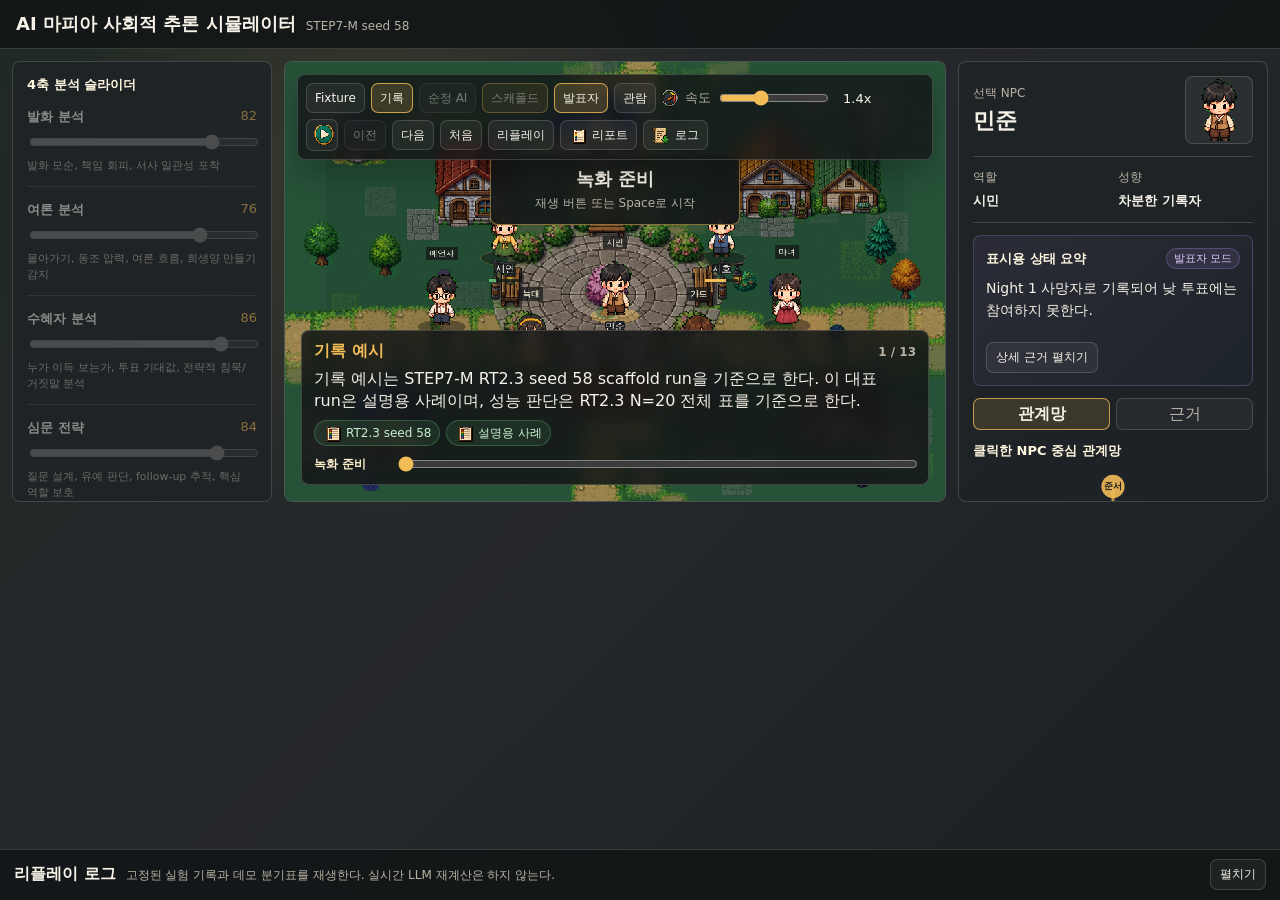
<file: demo/index.html>
<!doctype html>
<html lang="ko">
  <head>
    <meta charset="utf-8" />
    <meta name="viewport" content="width=device-width, initial-scale=1" />
    <title>AI 마피아 사회적 추론 시뮬레이터</title>
    <meta
      name="description"
      content="STEP7-M 대표 기록 예시와 fixture 분기표를 탑다운 픽셀 마을에서 재생하는 AI 마피아 사회적 추론 데모."
    />
    <meta property="og:title" content="AI 마피아 사회적 추론 시뮬레이터" />
    <meta
      property="og:description"
      content="발표자 모드, 관람 모드, 4축 분석 슬라이더, 로그 다운로드를 갖춘 브라우저 기반 시각 데모."
    />
    <link rel="icon" href="data:," />
    <link rel="stylesheet" href="styles.css?v=final-visibility-20260701c" />
  </head>
  <body>
    <div class="app-shell">
      <header class="topbar">
        <div class="title-block">
          <strong>AI 마피아 사회적 추론 시뮬레이터</strong>
          <span id="data-badge">fixture harness</span>
        </div>

      </header>

      <main class="workspace">
        <section class="left-rail" aria-label="스캐폴드 파라미터">
          <div class="rail-title">4축 분석 슬라이더</div>
          <div id="axis-sliders" class="axis-sliders"></div>
          <div class="branch-panel">
            <span>현재 분기</span>
            <strong id="branch-badge">고강도 스캐폴드</strong>
          </div>
          <p class="fixture-note">
            Fixture는 구조 검증용이다. 기록 예시는 STEP7-M RT2.3 seed 58 scaffold run의 game_history를 사건 축으로 재현한다.
          </p>
        </section>

        <section class="stage-wrap" aria-label="시뮬레이션 화면">
          <div id="phaser-root"></div>
          <div class="control-dock" aria-label="녹화 조작">
            <div class="toolbar-group" aria-label="데이터 소스">
              <button class="segmented" id="source-fixture" type="button">Fixture</button>
              <button class="segmented is-active" id="source-real" type="button">기록</button>
            </div>

            <div class="toolbar-group" aria-label="AI 모드">
              <button class="segmented" id="mode-baseline" type="button">순정 AI</button>
              <button class="segmented is-active" id="mode-scaffold" type="button">스캐폴드</button>
            </div>

            <div class="toolbar-group" aria-label="관람 모드">
              <button class="segmented is-active" id="view-presenter" type="button">발표자</button>
              <button class="segmented" id="view-viewer" type="button">관람</button>
            </div>

            <div class="speed-control">
              <img src="assets/icons/speed.png" alt="" />
              <span>속도</span>
              <input id="speed-range" type="range" min="0.5" max="3" value="1.4" step="0.1" />
              <output id="speed-label">1.4x</output>
            </div>

            <div class="toolbar-actions">
              <button class="icon-button" id="play-toggle" type="button" title="재생/일시정지">
                <img src="assets/icons/play.png" alt="" />
              </button>
              <button class="text-button" id="prev-step" type="button">이전</button>
              <button class="text-button" id="next-step" type="button">다음</button>
              <button class="text-button" id="reset-run" type="button">처음</button>
              <button class="text-button" id="replay-run" type="button">리플레이</button>
              <a class="text-button with-icon" href="report.html" target="_blank" rel="noreferrer">
                <img src="assets/icons/report.png" alt="" />
                리포트
              </a>
              <button class="text-button with-icon" id="download-log" type="button" title="로그 다운로드">
                <img src="assets/icons/download.png" alt="" />
                로그
              </button>
            </div>
          </div>
          <div class="stage-hud">
            <div>
              <span id="phase-label">역할 배정</span>
              <strong id="step-counter">1 / 13</strong>
            </div>
          <p id="event-text"></p>
          <div id="event-labels" class="label-row"></div>
          <div class="replay-scrub" aria-label="리플레이 제어">
            <span id="playback-status">녹화 준비</span>
            <input id="step-range" type="range" min="1" max="13" value="1" step="1" aria-label="리플레이 진행 위치" />
          </div>
        </div>
        <div id="recording-cue" class="recording-cue">
          <strong>녹화 준비</strong>
          <span>재생 버튼 또는 Space로 시작</span>
        </div>
        <div id="night-action-banner" class="night-action-banner is-hidden" aria-live="polite"></div>
        <div id="vote-panel" class="floating-panel is-hidden">
            <div class="panel-title">투표 결과</div>
            <div id="vote-list"></div>
          </div>
          <div id="night-panel" class="floating-panel night-panel is-hidden">
            <div class="panel-title">밤 행동</div>
            <div id="night-list"></div>
          </div>
        </section>

        <aside class="right-rail" aria-label="NPC 상태창">
          <div class="npc-header">
            <div>
              <span>선택 NPC</span>
              <strong id="npc-name">민준</strong>
            </div>
            <img id="npc-portrait" src="assets/characters/player_1_pose_1.png" alt="" />
          </div>
          <div class="npc-facts">
            <div>
              <span>역할</span>
              <strong id="npc-role">시민</strong>
            </div>
            <div>
              <span>성향</span>
              <strong id="npc-tone">차분한 기록자</strong>
            </div>
          </div>
          <section class="thought-box" aria-label="상태 요약">
            <div class="thought-title">
              <span class="panel-title">표시용 상태 요약</span>
              <span class="private-chip">발표자 모드</span>
            </div>
            <p id="npc-thought"></p>
            <button id="thought-toggle" class="inline-button" type="button">상세 근거 펼치기</button>
          </section>
          <div class="npc-tabs" role="tablist" aria-label="NPC 세부 정보">
            <button class="npc-tab is-active" id="npc-tab-relation" type="button" role="tab" aria-selected="true" data-npc-tab="relation">관계망</button>
            <button class="npc-tab" id="npc-tab-evidence" type="button" role="tab" aria-selected="false" data-npc-tab="evidence">근거</button>
          </div>
          <section class="relation-section npc-tab-panel" id="npc-panel-relation" role="tabpanel" aria-labelledby="npc-tab-relation">
            <div class="panel-title">클릭한 NPC 중심 관계망</div>
            <div id="relationship-map" class="relationship-map"></div>
          </section>
          <section class="evidence-section npc-tab-panel is-hidden" id="npc-panel-evidence" role="tabpanel" aria-labelledby="npc-tab-evidence">
            <div class="panel-title">의심 근거</div>
            <div id="npc-evidence-list" class="evidence-list"></div>
          </section>
        </aside>
      </main>

      <footer class="event-log-wrap">
        <div class="log-head">
          <div>
            <strong>리플레이 로그</strong>
            <span>고정된 실험 기록과 데모 분기표를 재생한다. 실시간 LLM 재계산은 하지 않는다.</span>
          </div>
          <button class="inline-button" id="log-toggle" type="button" aria-expanded="false">펼치기</button>
        </div>
        <div id="event-log" class="event-log"></div>
      </footer>
    </div>

    <script src="vendor/phaser.min.js"></script>
    <script src="demo-data.js?v=final-visibility-20260701c"></script>
    <script src="app.js?v=final-visibility-20260701c"></script>
  </body>
</html>
</file>
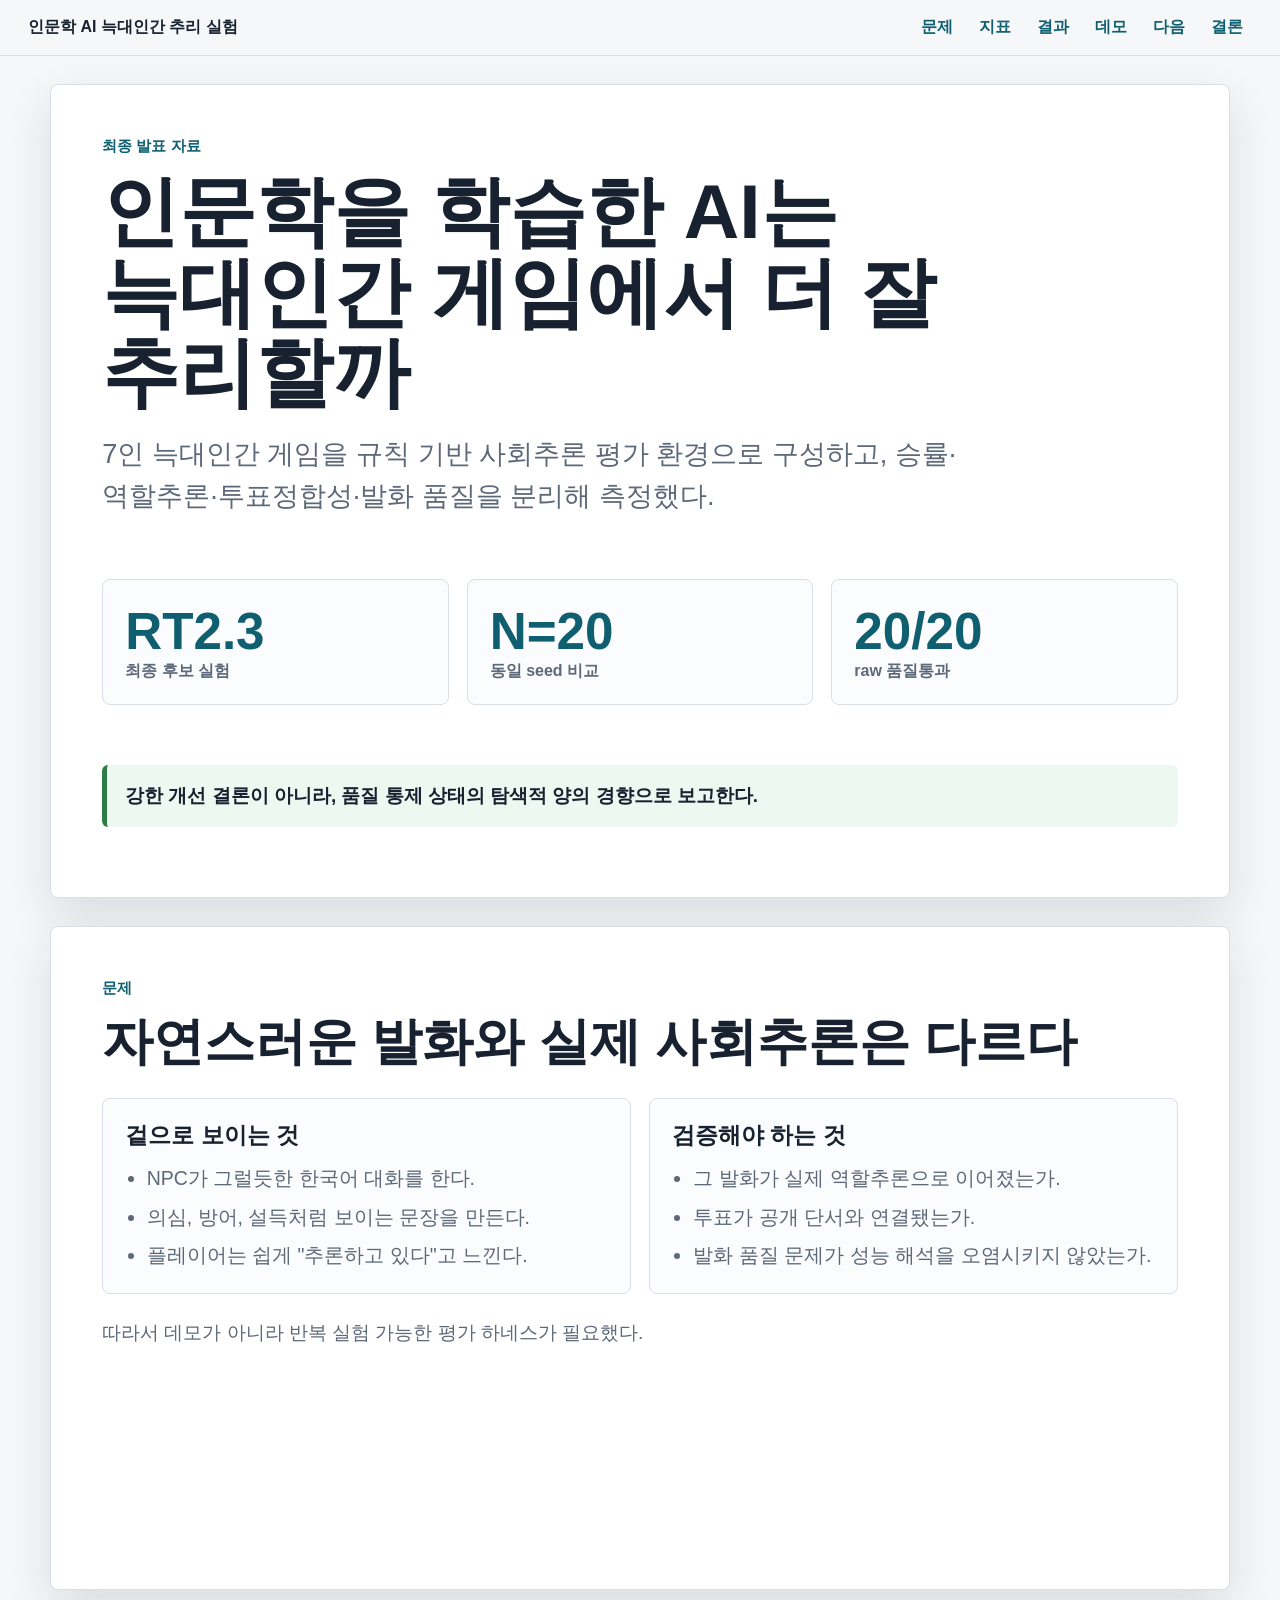
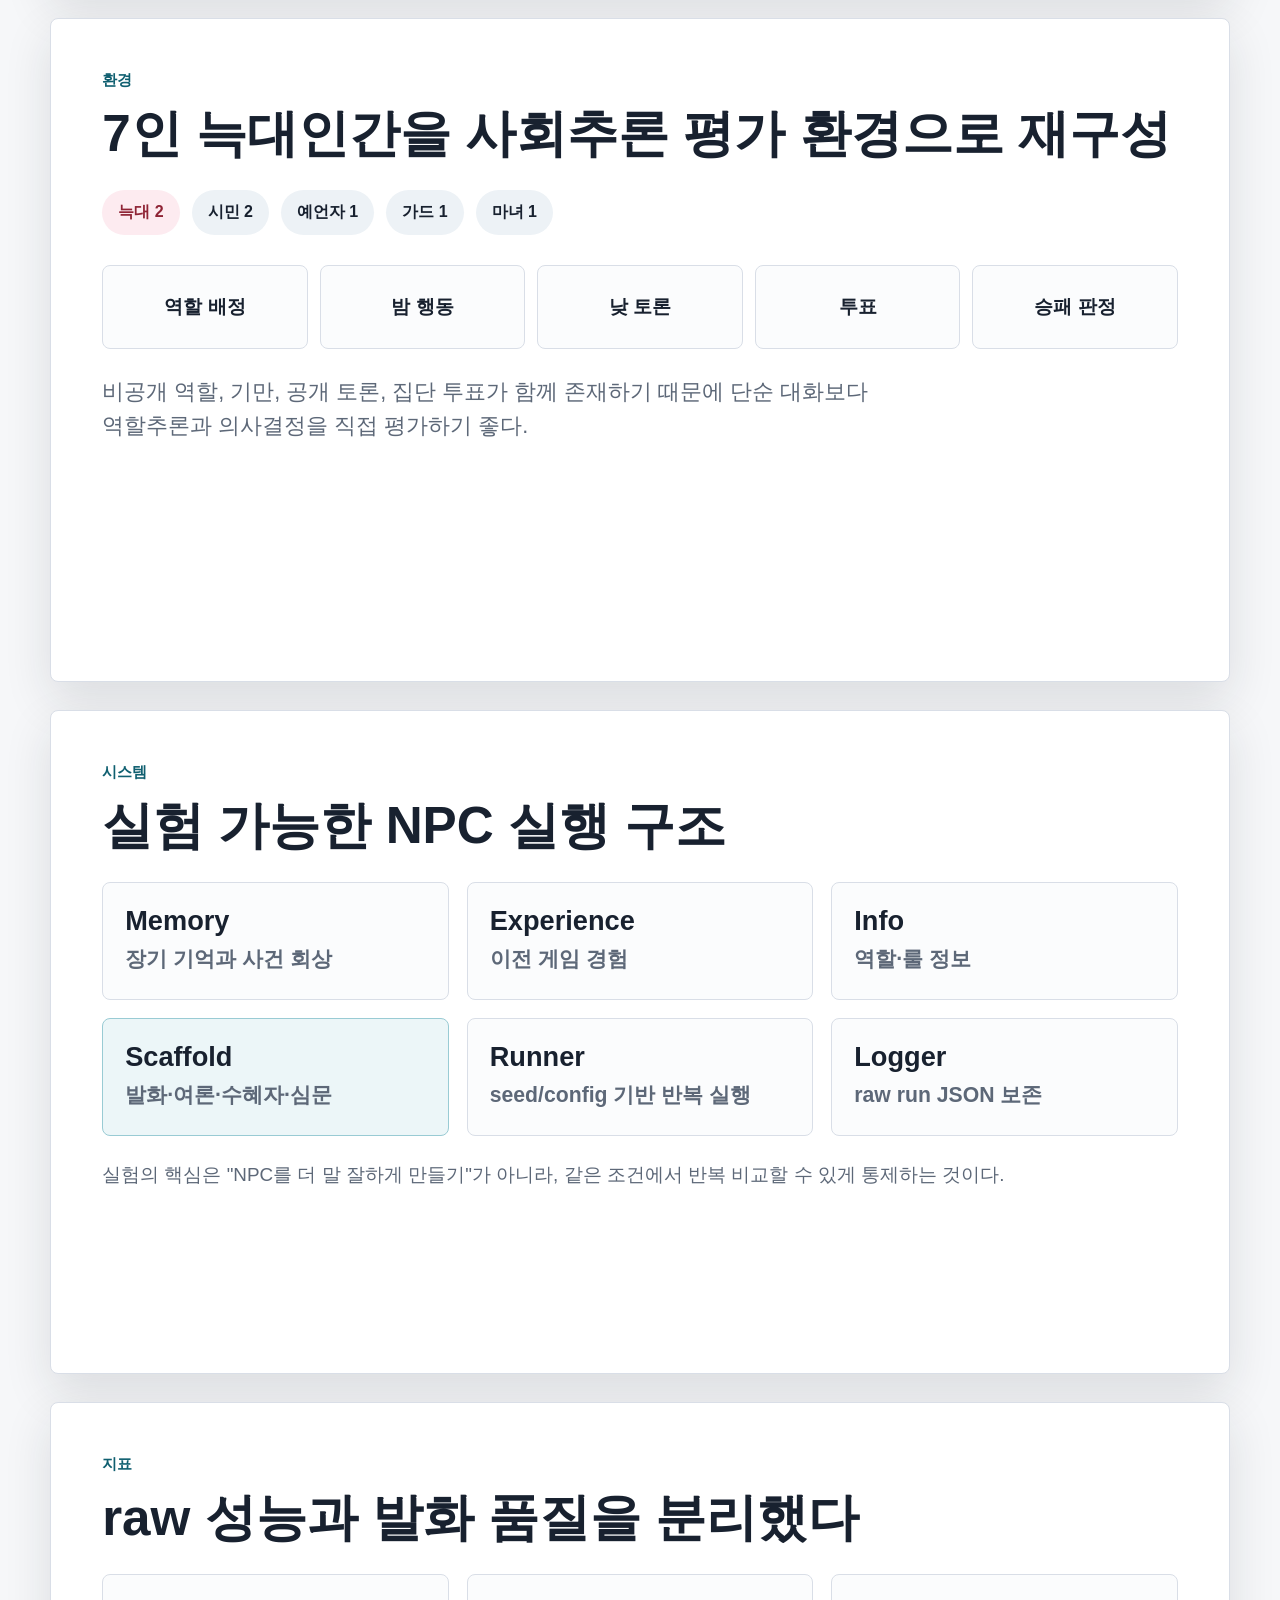
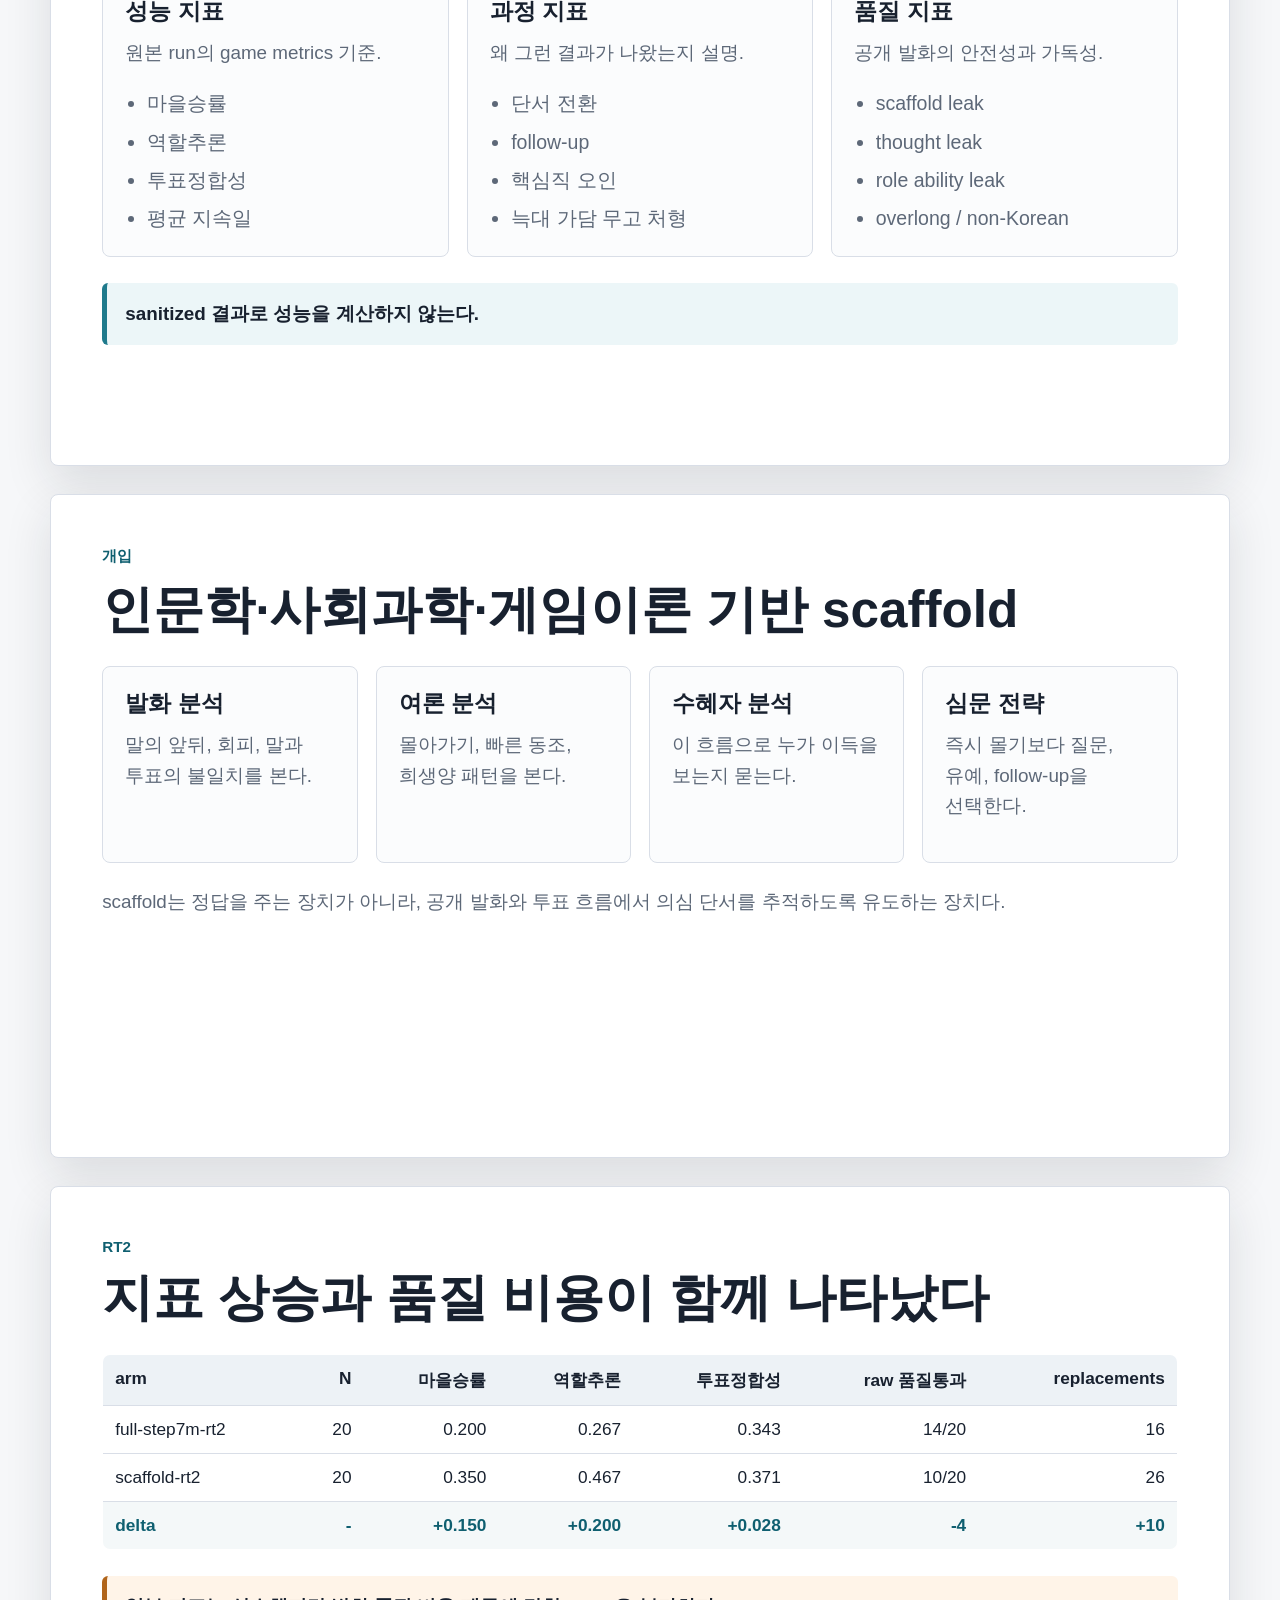
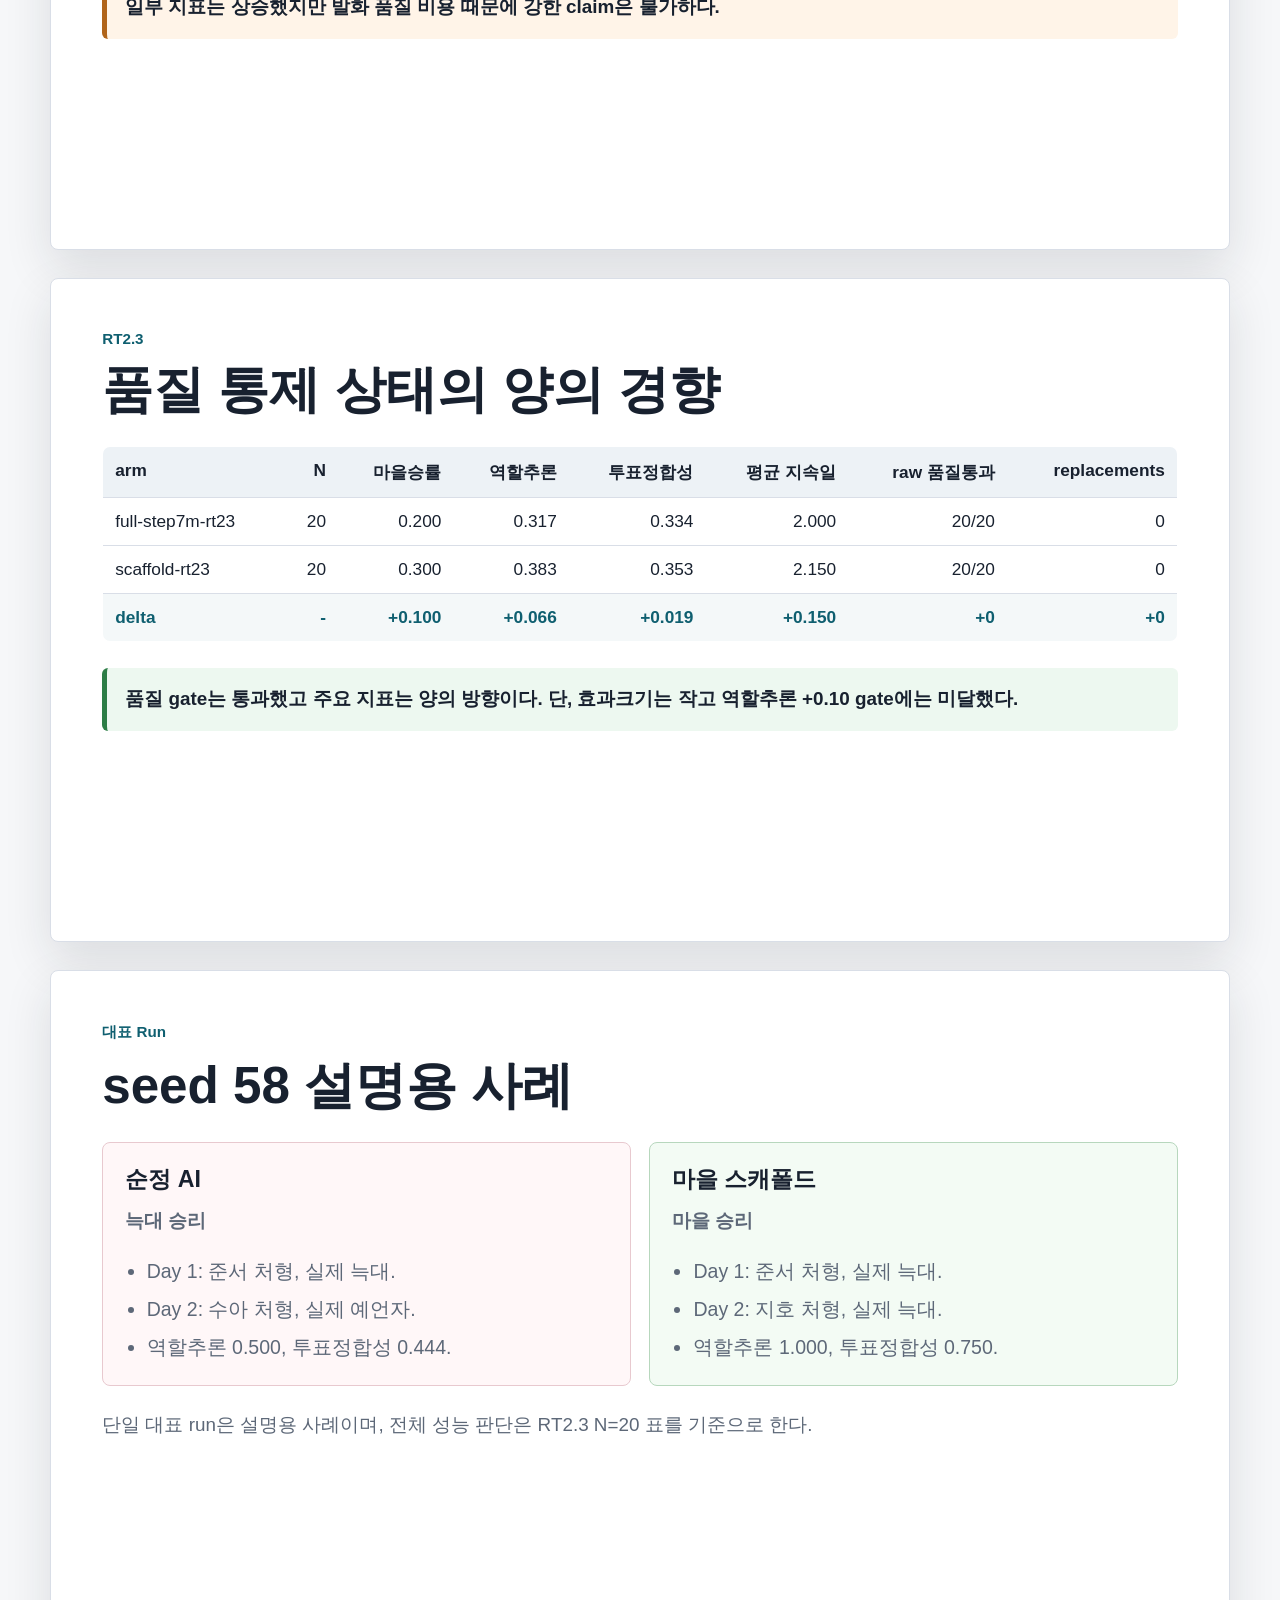
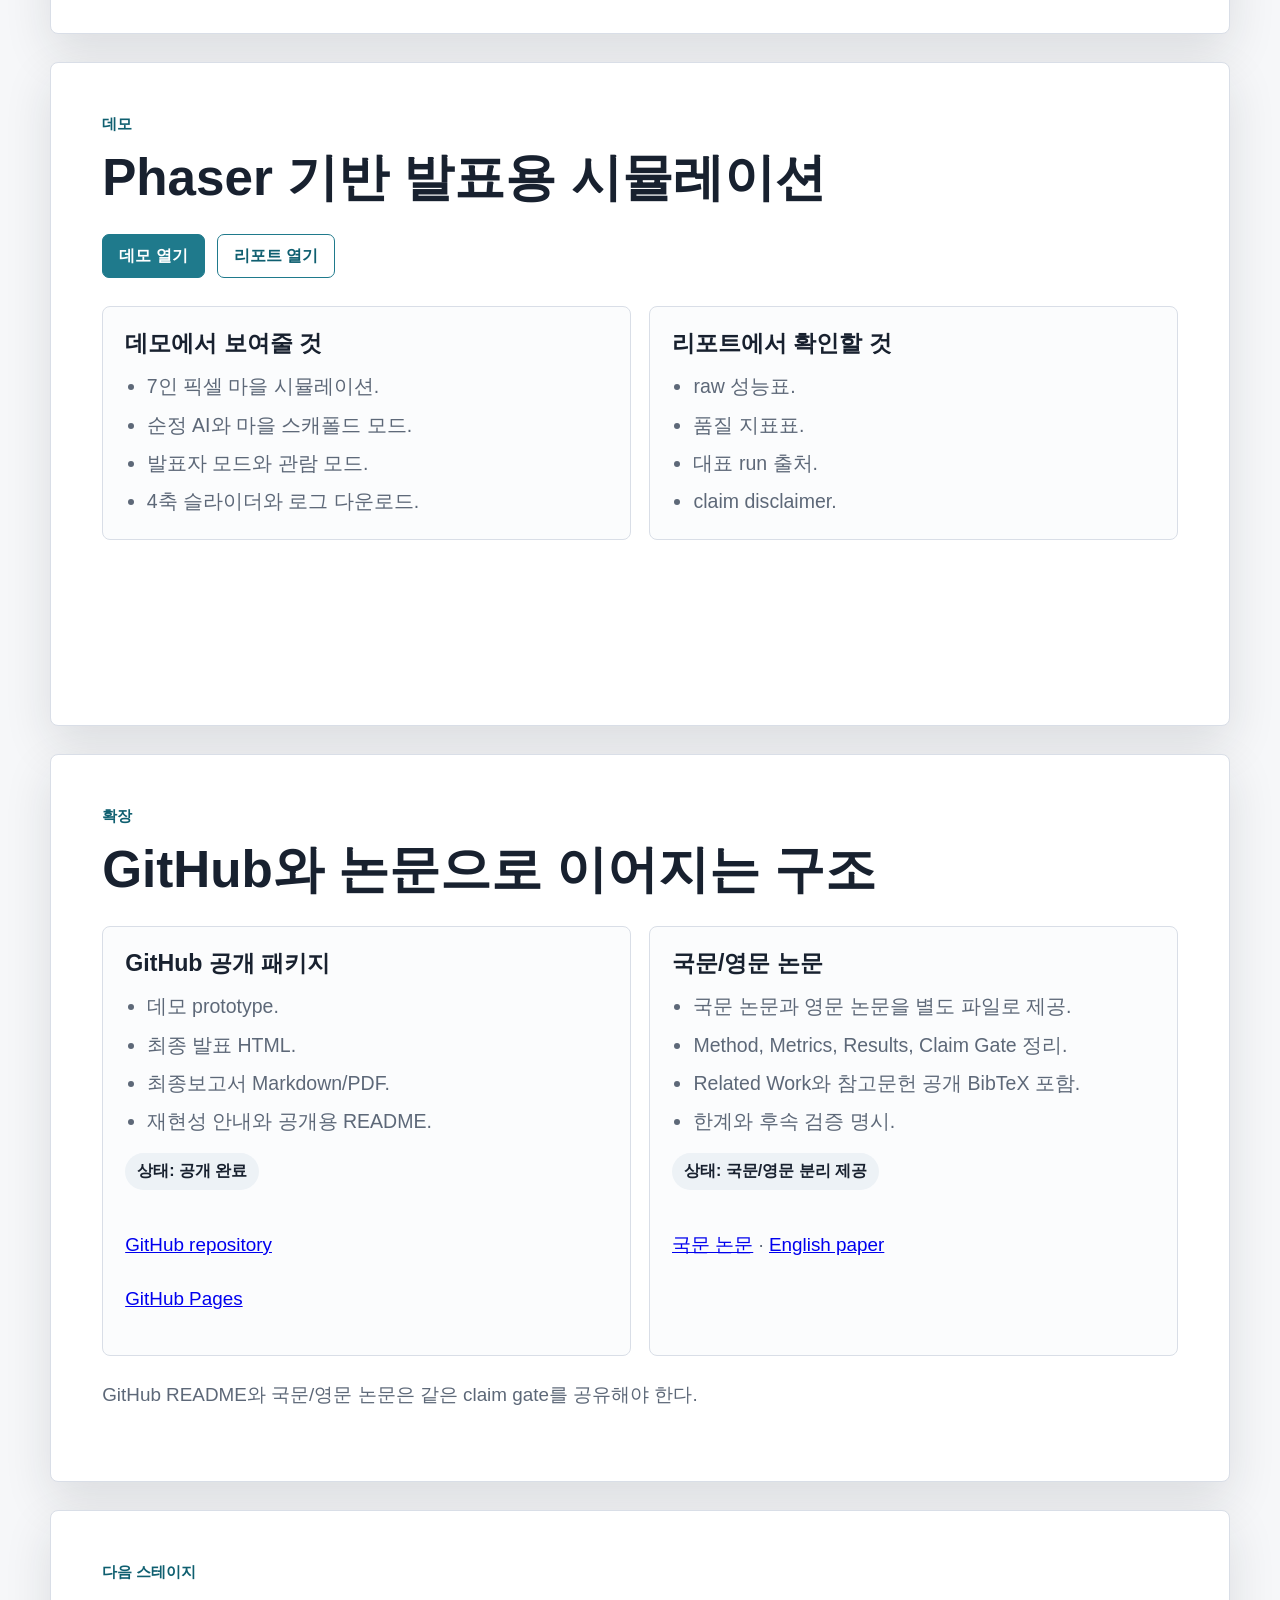
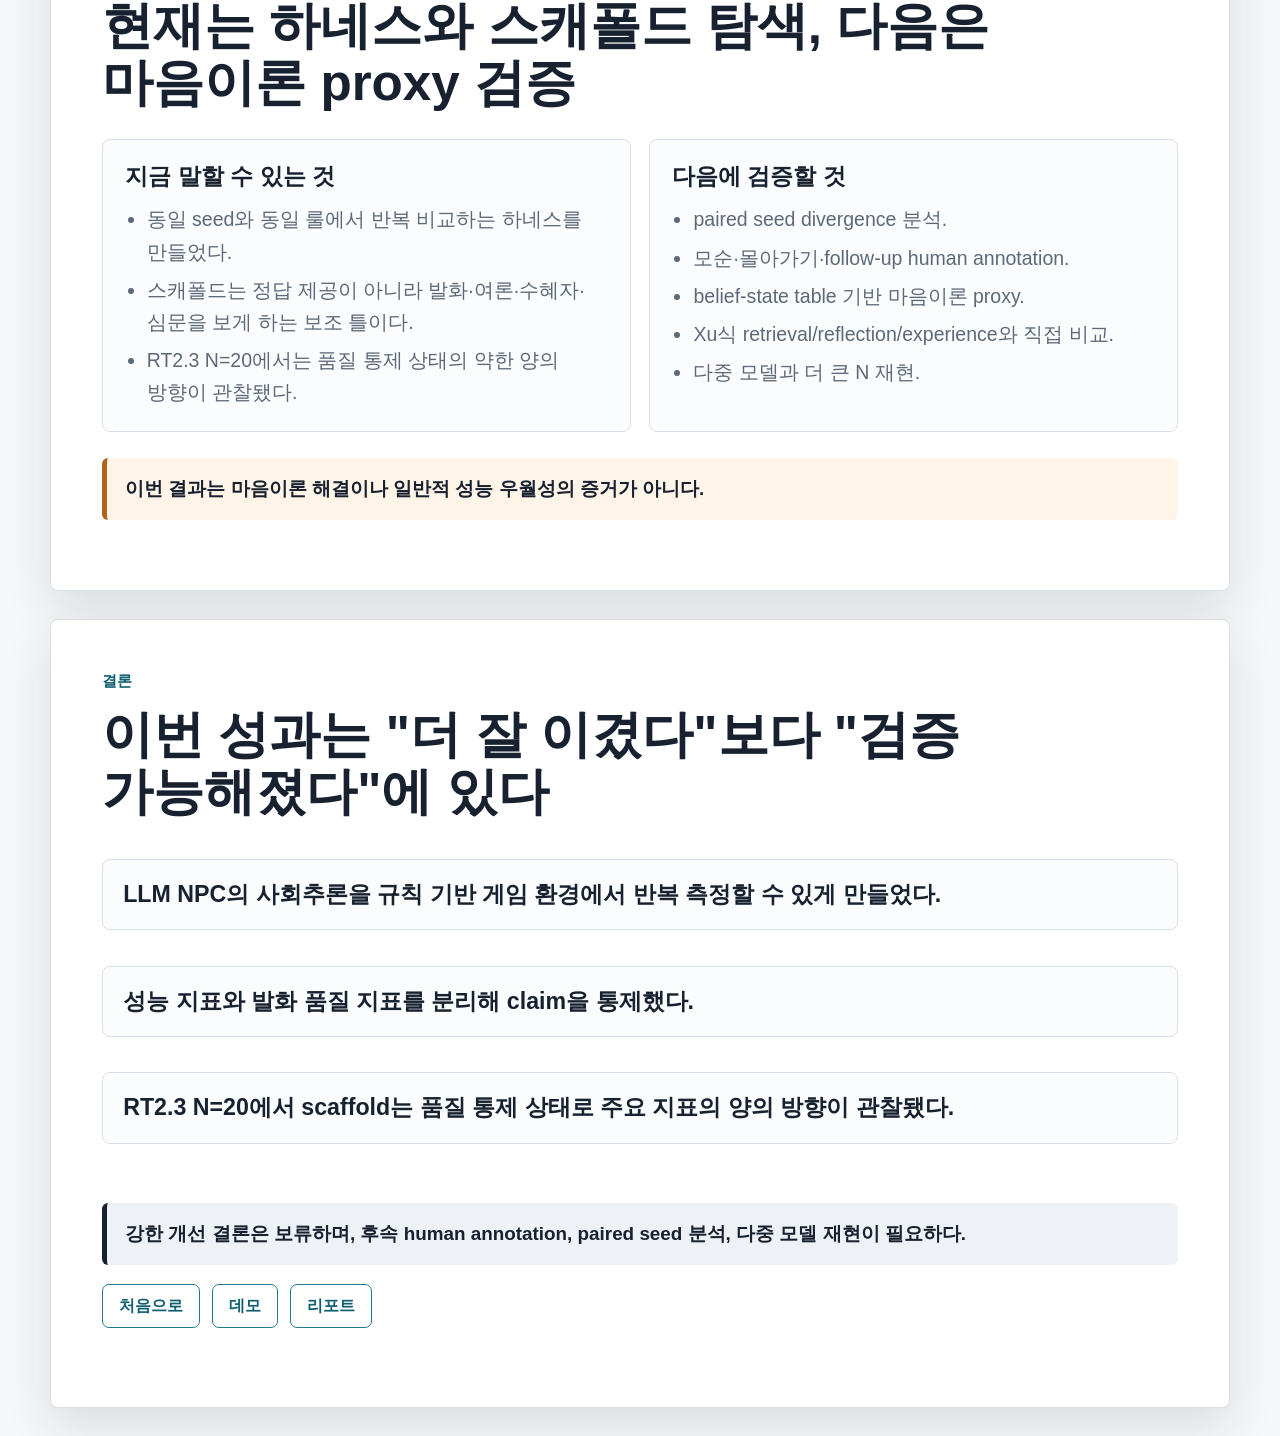
<file: presentation/index.html>
<!doctype html>
<html lang="ko">
<head>
  <meta charset="utf-8">
  <meta name="viewport" content="width=device-width, initial-scale=1">
  <title>인문학을 학습한 AI는 늑대인간 게임에서 더 잘 추리할까</title>
  <meta name="description" content="인문학 기반 학제적 스캐폴드와 시드 고정 늑대인간 평가 하네스를 통해 LLM NPC의 사회추론을 탐색한 최종 발표자료.">
  <meta property="og:title" content="인문학을 학습한 AI는 늑대인간 게임에서 더 잘 추리할까">
  <meta property="og:description" content="RT2.3 N=20 기준 품질 통제 상태의 탐색적 양의 경향과 발표용 데모 연결.">
  <link rel="stylesheet" href="styles.css">
</head>
<body>
  <header class="topbar">
    <a class="brand" href="#s01">인문학 AI 늑대인간 추리 실험</a>
    <nav aria-label="발표 슬라이드">
      <a href="#s02">문제</a>
      <a href="#s05">지표</a>
      <a href="#s08">결과</a>
      <a href="#s10">데모</a>
      <a href="#s12">다음</a>
      <a href="#s13">결론</a>
    </nav>
  </header>

  <main class="deck">
    <section class="slide title-slide" id="s01">
      <div class="slide-kicker">최종 발표 자료</div>
      <h1>인문학을 학습한 AI는 늑대인간 게임에서 더 잘 추리할까</h1>
      <p class="lead">7인 늑대인간 게임을 규칙 기반 사회추론 평가 환경으로 구성하고, 승률·역할추론·투표정합성·발화 품질을 분리해 측정했다.</p>
      <div class="hero-grid">
        <div class="hero-card">
          <span class="metric-value">RT2.3</span>
          <span class="metric-label">최종 후보 실험</span>
        </div>
        <div class="hero-card">
          <span class="metric-value">N=20</span>
          <span class="metric-label">동일 seed 비교</span>
        </div>
        <div class="hero-card">
          <span class="metric-value">20/20</span>
          <span class="metric-label">raw 품질통과</span>
        </div>
      </div>
      <p class="claim safe">강한 개선 결론이 아니라, 품질 통제 상태의 탐색적 양의 경향으로 보고한다.</p>
    </section>

    <section class="slide" id="s02">
      <div class="slide-kicker">문제</div>
      <h2>자연스러운 발화와 실제 사회추론은 다르다</h2>
      <div class="two-col">
        <div>
          <h3>겉으로 보이는 것</h3>
          <ul>
            <li>NPC가 그럴듯한 한국어 대화를 한다.</li>
            <li>의심, 방어, 설득처럼 보이는 문장을 만든다.</li>
            <li>플레이어는 쉽게 "추론하고 있다"고 느낀다.</li>
          </ul>
        </div>
        <div>
          <h3>검증해야 하는 것</h3>
          <ul>
            <li>그 발화가 실제 역할추론으로 이어졌는가.</li>
            <li>투표가 공개 단서와 연결됐는가.</li>
            <li>발화 품질 문제가 성능 해석을 오염시키지 않았는가.</li>
          </ul>
        </div>
      </div>
      <p class="note">따라서 데모가 아니라 반복 실험 가능한 평가 하네스가 필요했다.</p>
    </section>

    <section class="slide" id="s03">
      <div class="slide-kicker">환경</div>
      <h2>7인 늑대인간을 사회추론 평가 환경으로 재구성</h2>
      <div class="role-row">
        <div class="role-token wolf">늑대 2</div>
        <div class="role-token">시민 2</div>
        <div class="role-token">예언자 1</div>
        <div class="role-token">가드 1</div>
        <div class="role-token">마녀 1</div>
      </div>
      <div class="flow">
        <span>역할 배정</span>
        <span>밤 행동</span>
        <span>낮 토론</span>
        <span>투표</span>
        <span>승패 판정</span>
      </div>
      <p class="lead small">비공개 역할, 기만, 공개 토론, 집단 투표가 함께 존재하기 때문에 단순 대화보다 역할추론과 의사결정을 직접 평가하기 좋다.</p>
    </section>

    <section class="slide" id="s04">
      <div class="slide-kicker">시스템</div>
      <h2>실험 가능한 NPC 실행 구조</h2>
      <div class="system-grid">
        <div class="system-node">Memory<br><small>장기 기억과 사건 회상</small></div>
        <div class="system-node">Experience<br><small>이전 게임 경험</small></div>
        <div class="system-node">Info<br><small>역할·룰 정보</small></div>
        <div class="system-node highlight">Scaffold<br><small>발화·여론·수혜자·심문</small></div>
        <div class="system-node">Runner<br><small>seed/config 기반 반복 실행</small></div>
        <div class="system-node">Logger<br><small>raw run JSON 보존</small></div>
      </div>
      <p class="note">실험의 핵심은 "NPC를 더 말 잘하게 만들기"가 아니라, 같은 조건에서 반복 비교할 수 있게 통제하는 것이다.</p>
    </section>

    <section class="slide" id="s05">
      <div class="slide-kicker">지표</div>
      <h2>raw 성능과 발화 품질을 분리했다</h2>
      <div class="three-col">
        <div class="metric-box">
          <h3>성능 지표</h3>
          <p>원본 run의 game metrics 기준.</p>
          <ul>
            <li>마을승률</li>
            <li>역할추론</li>
            <li>투표정합성</li>
            <li>평균 지속일</li>
          </ul>
        </div>
        <div class="metric-box">
          <h3>과정 지표</h3>
          <p>왜 그런 결과가 나왔는지 설명.</p>
          <ul>
            <li>단서 전환</li>
            <li>follow-up</li>
            <li>핵심직 오인</li>
            <li>늑대 가담 무고 처형</li>
          </ul>
        </div>
        <div class="metric-box">
          <h3>품질 지표</h3>
          <p>공개 발화의 안전성과 가독성.</p>
          <ul>
            <li>scaffold leak</li>
            <li>thought leak</li>
            <li>role ability leak</li>
            <li>overlong / non-Korean</li>
          </ul>
        </div>
      </div>
      <p class="claim">sanitized 결과로 성능을 계산하지 않는다.</p>
    </section>

    <section class="slide" id="s06">
      <div class="slide-kicker">개입</div>
      <h2>인문학·사회과학·게임이론 기반 scaffold</h2>
      <div class="slider-grid">
        <div>
          <h3>발화 분석</h3>
          <p>말의 앞뒤, 회피, 말과 투표의 불일치를 본다.</p>
        </div>
        <div>
          <h3>여론 분석</h3>
          <p>몰아가기, 빠른 동조, 희생양 패턴을 본다.</p>
        </div>
        <div>
          <h3>수혜자 분석</h3>
          <p>이 흐름으로 누가 이득을 보는지 묻는다.</p>
        </div>
        <div>
          <h3>심문 전략</h3>
          <p>즉시 몰기보다 질문, 유예, follow-up을 선택한다.</p>
        </div>
      </div>
      <p class="note">scaffold는 정답을 주는 장치가 아니라, 공개 발화와 투표 흐름에서 의심 단서를 추적하도록 유도하는 장치다.</p>
    </section>

    <section class="slide" id="s07">
      <div class="slide-kicker">RT2</div>
      <h2>지표 상승과 품질 비용이 함께 나타났다</h2>
      <table>
        <thead>
          <tr>
            <th>arm</th>
            <th>N</th>
            <th>마을승률</th>
            <th>역할추론</th>
            <th>투표정합성</th>
            <th>raw 품질통과</th>
            <th>replacements</th>
          </tr>
        </thead>
        <tbody>
          <tr>
            <td>full-step7m-rt2</td>
            <td>20</td>
            <td>0.200</td>
            <td>0.267</td>
            <td>0.343</td>
            <td>14/20</td>
            <td>16</td>
          </tr>
          <tr>
            <td>scaffold-rt2</td>
            <td>20</td>
            <td>0.350</td>
            <td>0.467</td>
            <td>0.371</td>
            <td>10/20</td>
            <td>26</td>
          </tr>
          <tr class="delta">
            <td>delta</td>
            <td>-</td>
            <td>+0.150</td>
            <td>+0.200</td>
            <td>+0.028</td>
            <td>-4</td>
            <td>+10</td>
          </tr>
        </tbody>
      </table>
      <p class="claim warn">일부 지표는 상승했지만 발화 품질 비용 때문에 강한 claim은 불가하다.</p>
    </section>

    <section class="slide" id="s08">
      <div class="slide-kicker">RT2.3</div>
      <h2>품질 통제 상태의 양의 경향</h2>
      <table>
        <thead>
          <tr>
            <th>arm</th>
            <th>N</th>
            <th>마을승률</th>
            <th>역할추론</th>
            <th>투표정합성</th>
            <th>평균 지속일</th>
            <th>raw 품질통과</th>
            <th>replacements</th>
          </tr>
        </thead>
        <tbody>
          <tr>
            <td>full-step7m-rt23</td>
            <td>20</td>
            <td>0.200</td>
            <td>0.317</td>
            <td>0.334</td>
            <td>2.000</td>
            <td>20/20</td>
            <td>0</td>
          </tr>
          <tr>
            <td>scaffold-rt23</td>
            <td>20</td>
            <td>0.300</td>
            <td>0.383</td>
            <td>0.353</td>
            <td>2.150</td>
            <td>20/20</td>
            <td>0</td>
          </tr>
          <tr class="delta">
            <td>delta</td>
            <td>-</td>
            <td>+0.100</td>
            <td>+0.066</td>
            <td>+0.019</td>
            <td>+0.150</td>
            <td>+0</td>
            <td>+0</td>
          </tr>
        </tbody>
      </table>
      <p class="claim safe">품질 gate는 통과했고 주요 지표는 양의 방향이다. 단, 효과크기는 작고 역할추론 +0.10 gate에는 미달했다.</p>
    </section>

    <section class="slide" id="s09">
      <div class="slide-kicker">대표 Run</div>
      <h2>seed 58 설명용 사례</h2>
      <div class="compare-grid">
        <div class="compare-card baseline">
          <h3>순정 AI</h3>
          <p class="big-result">늑대 승리</p>
          <ul>
            <li>Day 1: 준서 처형, 실제 늑대.</li>
            <li>Day 2: 수아 처형, 실제 예언자.</li>
            <li>역할추론 0.500, 투표정합성 0.444.</li>
          </ul>
        </div>
        <div class="compare-card scaffold">
          <h3>마을 스캐폴드</h3>
          <p class="big-result">마을 승리</p>
          <ul>
            <li>Day 1: 준서 처형, 실제 늑대.</li>
            <li>Day 2: 지호 처형, 실제 늑대.</li>
            <li>역할추론 1.000, 투표정합성 0.750.</li>
          </ul>
        </div>
      </div>
      <p class="note">단일 대표 run은 설명용 사례이며, 전체 성능 판단은 RT2.3 N=20 표를 기준으로 한다.</p>
    </section>

    <section class="slide" id="s10">
      <div class="slide-kicker">데모</div>
      <h2>Phaser 기반 발표용 시뮬레이션</h2>
      <div class="demo-links">
        <a class="button primary" href="../demo/index.html">데모 열기</a>
        <a class="button" href="../demo/report.html">리포트 열기</a>
      </div>
      <div class="two-col">
        <div>
          <h3>데모에서 보여줄 것</h3>
          <ul>
            <li>7인 픽셀 마을 시뮬레이션.</li>
            <li>순정 AI와 마을 스캐폴드 모드.</li>
            <li>발표자 모드와 관람 모드.</li>
            <li>4축 슬라이더와 로그 다운로드.</li>
          </ul>
        </div>
        <div>
          <h3>리포트에서 확인할 것</h3>
          <ul>
            <li>raw 성능표.</li>
            <li>품질 지표표.</li>
            <li>대표 run 출처.</li>
            <li>claim disclaimer.</li>
          </ul>
        </div>
      </div>
    </section>

    <section class="slide" id="s11">
      <div class="slide-kicker">확장</div>
      <h2>GitHub와 논문으로 이어지는 구조</h2>
      <div class="two-col">
        <div>
          <h3>GitHub 공개 패키지</h3>
          <ul>
            <li>데모 prototype.</li>
            <li>최종 발표 HTML.</li>
            <li>최종보고서 Markdown/PDF.</li>
            <li>재현성 안내와 공개용 README.</li>
          </ul>
          <p class="status-chip">상태: 공개 완료</p>
          <p class="note"><a href="https://github.com/ljhljh0703-cmd/ai-npc-social-reasoning-harness">GitHub repository</a></p>
          <p class="note"><a href="https://ljhljh0703-cmd.github.io/ai-npc-social-reasoning-harness/">GitHub Pages</a></p>
        </div>
        <div>
          <h3>국문/영문 논문</h3>
          <ul>
            <li>국문 논문과 영문 논문을 별도 파일로 제공.</li>
            <li>Method, Metrics, Results, Claim Gate 정리.</li>
            <li>Related Work와 참고문헌 공개 BibTeX 포함.</li>
            <li>한계와 후속 검증 명시.</li>
          </ul>
          <p class="status-chip">상태: 국문/영문 분리 제공</p>
          <p class="note"><a href="https://github.com/ljhljh0703-cmd/ai-npc-social-reasoning-harness/blob/main/docs/paper-ko.md">국문 논문</a> · <a href="https://github.com/ljhljh0703-cmd/ai-npc-social-reasoning-harness/blob/main/docs/paper-en.md">English paper</a></p>
        </div>
      </div>
      <p class="note">GitHub README와 국문/영문 논문은 같은 claim gate를 공유해야 한다.</p>
    </section>

    <section class="slide" id="s12">
      <div class="slide-kicker">다음 스테이지</div>
      <h2>현재는 하네스와 스캐폴드 탐색, 다음은 마음이론 proxy 검증</h2>
      <div class="two-col">
        <div>
          <h3>지금 말할 수 있는 것</h3>
          <ul>
            <li>동일 seed와 동일 룰에서 반복 비교하는 하네스를 만들었다.</li>
            <li>스캐폴드는 정답 제공이 아니라 발화·여론·수혜자·심문을 보게 하는 보조 틀이다.</li>
            <li>RT2.3 N=20에서는 품질 통제 상태의 약한 양의 방향이 관찰됐다.</li>
          </ul>
        </div>
        <div>
          <h3>다음에 검증할 것</h3>
          <ul>
            <li>paired seed divergence 분석.</li>
            <li>모순·몰아가기·follow-up human annotation.</li>
            <li>belief-state table 기반 마음이론 proxy.</li>
            <li>Xu식 retrieval/reflection/experience와 직접 비교.</li>
            <li>다중 모델과 더 큰 N 재현.</li>
          </ul>
        </div>
      </div>
      <p class="claim warn">이번 결과는 마음이론 해결이나 일반적 성능 우월성의 증거가 아니다.</p>
    </section>

    <section class="slide conclusion" id="s13">
      <div class="slide-kicker">결론</div>
      <h2>이번 성과는 "더 잘 이겼다"보다 "검증 가능해졌다"에 있다</h2>
      <div class="conclusion-stack">
        <p>LLM NPC의 사회추론을 규칙 기반 게임 환경에서 반복 측정할 수 있게 만들었다.</p>
        <p>성능 지표와 발화 품질 지표를 분리해 claim을 통제했다.</p>
      <p>RT2.3 N=20에서 scaffold는 품질 통제 상태로 주요 지표의 양의 방향이 관찰됐다.</p>
      </div>
      <p class="claim final">강한 개선 결론은 보류하며, 후속 human annotation, paired seed 분석, 다중 모델 재현이 필요하다.</p>
      <div class="footer-actions">
        <a href="#s01">처음으로</a>
        <a href="../demo/index.html">데모</a>
        <a href="../demo/report.html">리포트</a>
      </div>
    </section>
  </main>
</body>
</html>
</file>
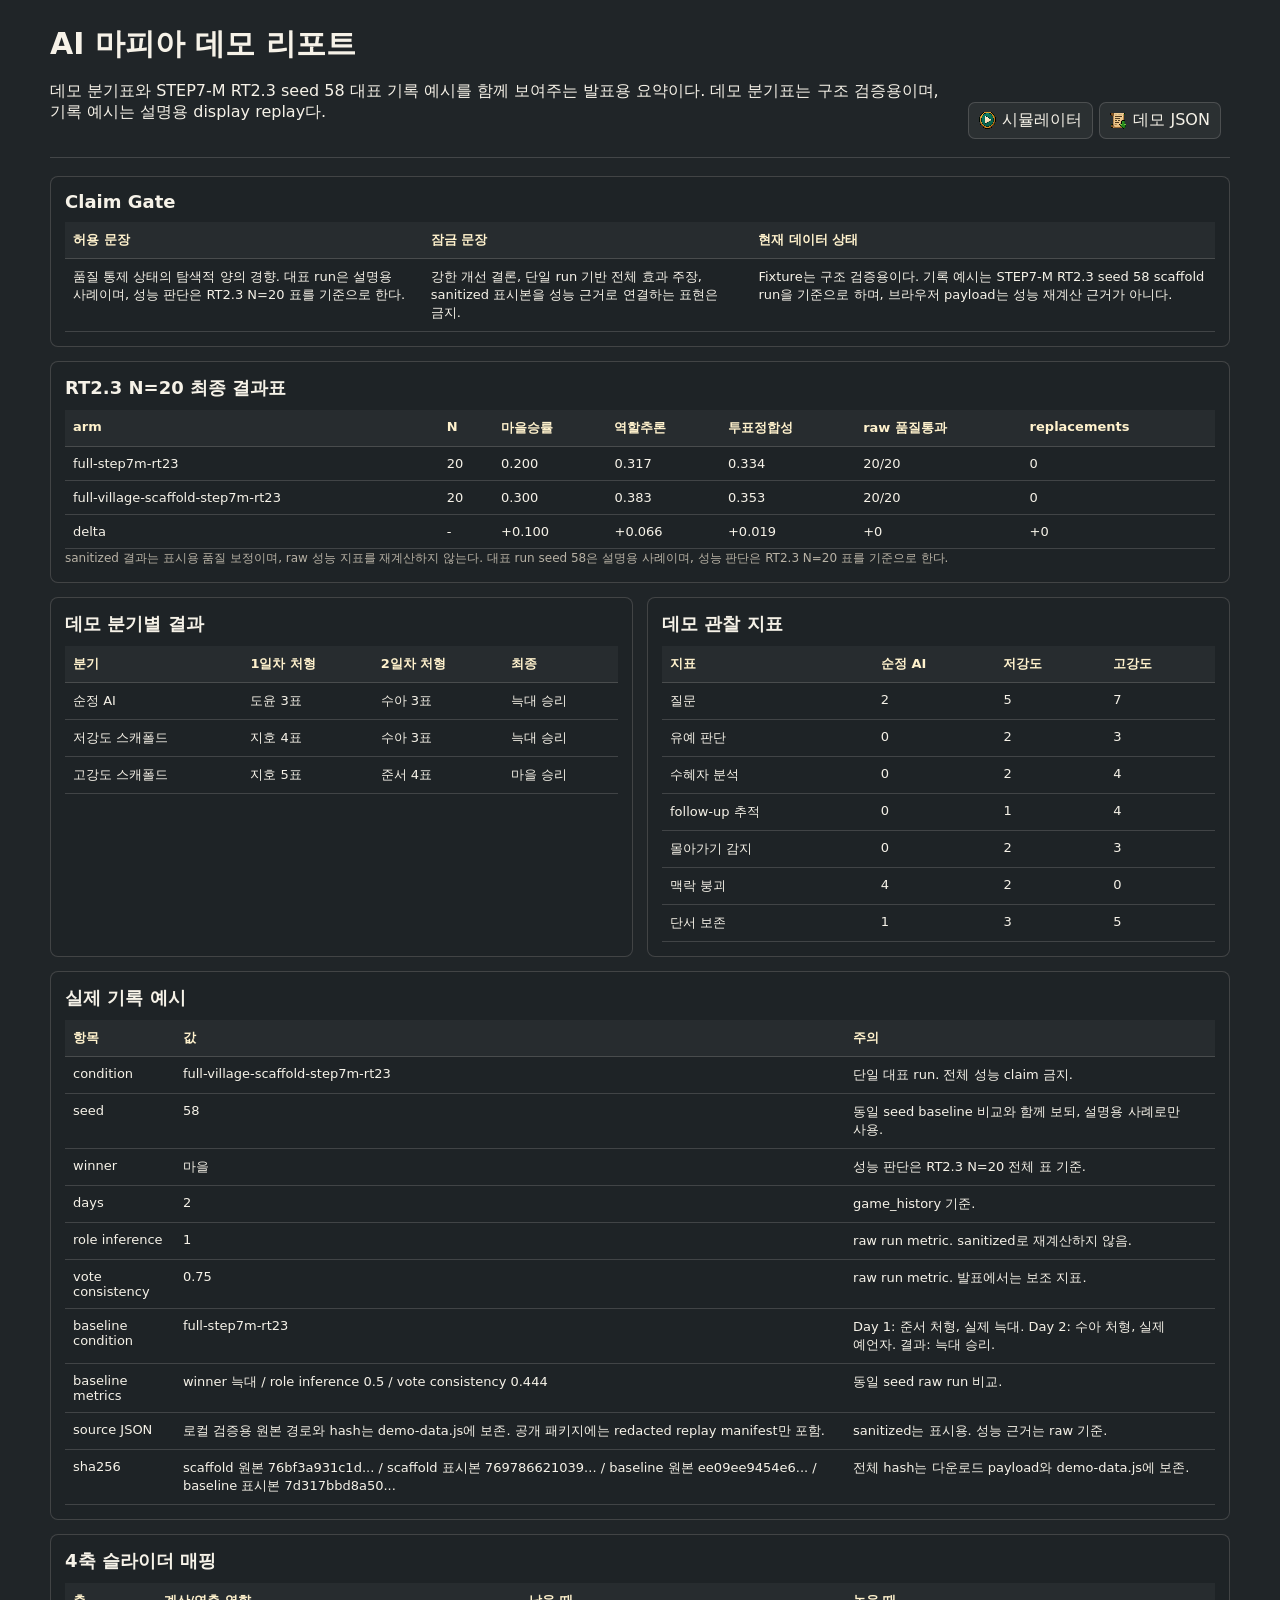
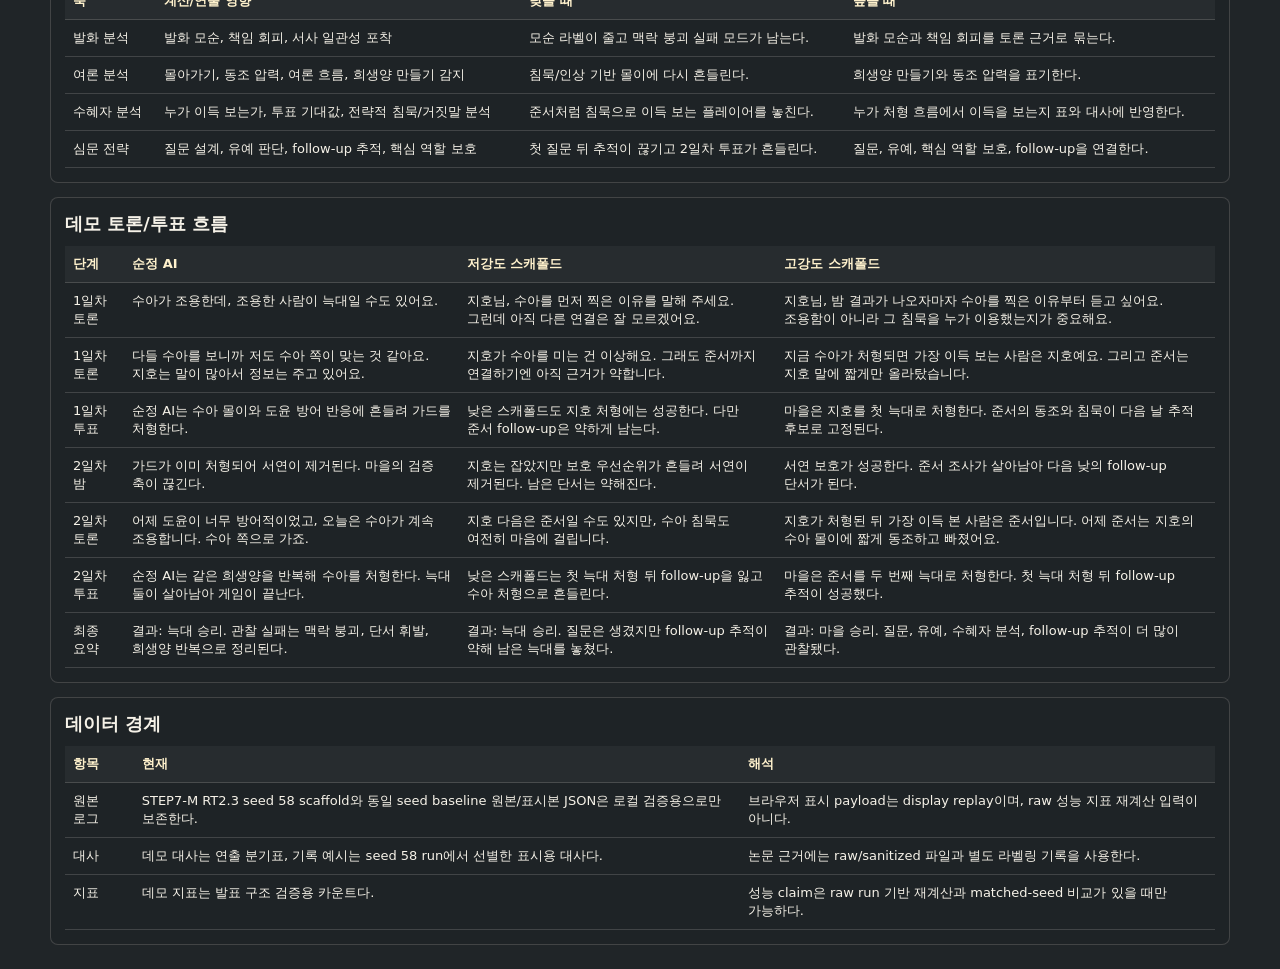
<file: demo/report.html>
<!doctype html>
<html lang="ko">
  <head>
    <meta charset="utf-8" />
    <meta name="viewport" content="width=device-width, initial-scale=1" />
    <title>AI 마피아 데모 리포트</title>
    <meta
      name="description"
      content="AI 마피아 사회적 추론 데모의 claim gate, 데모 분기표, STEP7-M 대표 기록 예시, 데이터 경계를 정리한 보고서."
    />
    <meta property="og:title" content="AI 마피아 데모 리포트" />
    <meta
      property="og:description"
      content="데모 지표와 실제 기록 예시를 분리하고, 발표에서 허용 가능한 claim 범위를 명시한다."
    />
    <link rel="icon" href="data:," />
    <link rel="stylesheet" href="styles.css" />
  </head>
  <body class="report-page">
    <div class="report-wrap">
      <header class="report-header">
        <div>
          <h1>AI 마피아 데모 리포트</h1>
          <p>
            데모 분기표와 STEP7-M RT2.3 seed 58 대표 기록 예시를 함께 보여주는 발표용 요약이다.
            데모 분기표는 구조 검증용이며, 기록 예시는 설명용 display replay다.
          </p>
        </div>
        <div class="toolbar-actions">
          <a class="text-button with-icon" href="index.html">
            <img src="assets/icons/play.png" alt="" />
            시뮬레이터
          </a>
          <button class="text-button with-icon" id="download-report-log" type="button">
            <img src="assets/icons/download.png" alt="" />
            데모 JSON
          </button>
        </div>
      </header>

      <main class="report-grid">
        <section class="report-section wide">
          <h2>Claim Gate</h2>
          <table>
            <thead>
              <tr>
                <th>허용 문장</th>
                <th>잠금 문장</th>
                <th>현재 데이터 상태</th>
              </tr>
            </thead>
            <tbody>
              <tr>
                <td>
                  품질 통제 상태의 탐색적 양의 경향. 대표 run은 설명용 사례이며, 성능 판단은
                  RT2.3 N=20 표를 기준으로 한다.
                </td>
                <td>
                  강한 개선 결론, 단일 run 기반 전체 효과 주장, sanitized 표시본을 성능 근거로
                  연결하는 표현은 금지.
                </td>
                <td id="source-status"></td>
              </tr>
            </tbody>
          </table>
        </section>

        <section class="report-section wide">
          <h2>RT2.3 N=20 최종 결과표</h2>
          <table>
            <thead>
              <tr>
                <th>arm</th>
                <th>N</th>
                <th>마을승률</th>
                <th>역할추론</th>
                <th>투표정합성</th>
                <th>raw 품질통과</th>
                <th>replacements</th>
              </tr>
            </thead>
            <tbody>
              <tr>
                <td>full-step7m-rt23</td>
                <td>20</td>
                <td>0.200</td>
                <td>0.317</td>
                <td>0.334</td>
                <td>20/20</td>
                <td>0</td>
              </tr>
              <tr>
                <td>full-village-scaffold-step7m-rt23</td>
                <td>20</td>
                <td>0.300</td>
                <td>0.383</td>
                <td>0.353</td>
                <td>20/20</td>
                <td>0</td>
              </tr>
              <tr>
                <td>delta</td>
                <td>-</td>
                <td>+0.100</td>
                <td>+0.066</td>
                <td>+0.019</td>
                <td>+0</td>
                <td>+0</td>
              </tr>
            </tbody>
          </table>
          <p class="fixture-note">
            sanitized 결과는 표시용 품질 보정이며, raw 성능 지표를 재계산하지 않는다.
            대표 run seed 58은 설명용 사례이며, 성능 판단은 RT2.3 N=20 표를 기준으로 한다.
          </p>
        </section>

        <section class="report-section">
          <h2>데모 분기별 결과</h2>
          <table id="outcome-table">
            <thead>
              <tr>
                <th>분기</th>
                <th>1일차 처형</th>
                <th>2일차 처형</th>
                <th>최종</th>
              </tr>
            </thead>
            <tbody></tbody>
          </table>
        </section>

        <section class="report-section">
          <h2>데모 관찰 지표</h2>
          <table id="metric-table">
            <thead>
              <tr>
                <th>지표</th>
                <th>순정 AI</th>
                <th>저강도</th>
                <th>고강도</th>
              </tr>
            </thead>
            <tbody></tbody>
          </table>
        </section>

        <section class="report-section wide">
          <h2>실제 기록 예시</h2>
          <table id="real-run-table">
            <thead>
              <tr>
                <th>항목</th>
                <th>값</th>
                <th>주의</th>
              </tr>
            </thead>
            <tbody></tbody>
          </table>
        </section>

        <section class="report-section wide">
          <h2>4축 슬라이더 매핑</h2>
          <table id="axis-table">
            <thead>
              <tr>
                <th>축</th>
                <th>계산/연출 영향</th>
                <th>낮을 때</th>
                <th>높을 때</th>
              </tr>
            </thead>
            <tbody></tbody>
          </table>
        </section>

        <section class="report-section wide">
          <h2>데모 토론/투표 흐름</h2>
          <table id="timeline-table">
            <thead>
              <tr>
                <th>단계</th>
                <th>순정 AI</th>
                <th>저강도 스캐폴드</th>
                <th>고강도 스캐폴드</th>
              </tr>
            </thead>
            <tbody></tbody>
          </table>
        </section>

        <section class="report-section wide">
          <h2>데이터 경계</h2>
          <table>
            <thead>
              <tr>
                <th>항목</th>
                <th>현재</th>
                <th>해석</th>
              </tr>
            </thead>
            <tbody>
              <tr>
                <td>원본 로그</td>
                <td>STEP7-M RT2.3 seed 58 scaffold와 동일 seed baseline 원본/표시본 JSON은 로컬 검증용으로만 보존한다.</td>
                <td>브라우저 표시 payload는 display replay이며, raw 성능 지표 재계산 입력이 아니다.</td>
              </tr>
              <tr>
                <td>대사</td>
                <td>데모 대사는 연출 분기표, 기록 예시는 seed 58 run에서 선별한 표시용 대사다.</td>
                <td>논문 근거에는 raw/sanitized 파일과 별도 라벨링 기록을 사용한다.</td>
              </tr>
              <tr>
                <td>지표</td>
                <td>데모 지표는 발표 구조 검증용 카운트다.</td>
                <td>성능 claim은 raw run 기반 재계산과 matched-seed 비교가 있을 때만 가능하다.</td>
              </tr>
            </tbody>
          </table>
        </section>
      </main>
    </div>

    <script src="demo-data.js"></script>
    <script>
      (function () {
        const DATA = window.DEMO_DATA;
        const $ = (selector) => document.querySelector(selector);
        const playerById = new Map(DATA.players.map((player) => [player.id, player]));
        const name = (id) => playerById.get(id)?.name || id;
        const escapeHtml = (value) =>
          String(value)
            .replaceAll("&", "&amp;")
            .replaceAll("<", "&lt;")
            .replaceAll(">", "&gt;")
            .replaceAll('"', "&quot;")
            .replaceAll("'", "&#039;");

        $("#source-status").textContent = DATA.meta.sourceStatus;

        const branchLabels = {
          baseline: "순정 AI",
          weak: "저강도 스캐폴드",
          scaffold: "고강도 스캐폴드"
        };

        $("#outcome-table tbody").innerHTML = ["baseline", "weak", "scaffold"]
          .map((branch) => {
            const day1 = DATA.votes.day1[branch][0];
            const day2 = DATA.votes.day2[branch][0];
            return `
              <tr>
                <td>${branchLabels[branch]}</td>
                <td>${escapeHtml(name(day1.target))} ${day1.count}표</td>
                <td>${escapeHtml(name(day2.target))} ${day2.count}표</td>
                <td>${escapeHtml(DATA.metrics[branch].final)}</td>
              </tr>
            `;
          })
          .join("");

        const metricRows = [
          ["questions", "질문"],
          ["deferrals", "유예 판단"],
          ["beneficiary", "수혜자 분석"],
          ["followup", "follow-up 추적"],
          ["bandwagonFlags", "몰아가기 감지"],
          ["contextDrops", "맥락 붕괴"],
          ["clueRetention", "단서 보존"]
        ];
        $("#metric-table tbody").innerHTML = metricRows
          .map(
            ([key, label]) => `
              <tr>
                <td>${label}</td>
                <td>${DATA.metrics.baseline[key]}</td>
                <td>${DATA.metrics.weak[key]}</td>
                <td>${DATA.metrics.scaffold[key]}</td>
              </tr>
            `
          )
          .join("");

        const real = DATA.realRunExample;
        $("#real-run-table tbody").innerHTML = [
          ["condition", real.condition, "단일 대표 run. 전체 성능 claim 금지."],
          ["seed", real.meta.seed, "동일 seed baseline 비교와 함께 보되, 설명용 사례로만 사용."],
          ["winner", real.metrics.winner, "성능 판단은 RT2.3 N=20 전체 표 기준."],
          ["days", real.metrics.days, "game_history 기준."],
          ["role inference", real.metrics.roleInferenceAccuracy, "raw run metric. sanitized로 재계산하지 않음."],
          ["vote consistency", real.metrics.voteConsistency, "raw run metric. 발표에서는 보조 지표."],
          ["baseline condition", real.baselineComparison.condition, real.baselineComparison.flow],
          [
            "baseline metrics",
            `winner ${real.baselineComparison.metrics.winner} / role inference ${real.baselineComparison.metrics.roleInferenceAccuracy} / vote consistency ${real.baselineComparison.metrics.voteConsistency}`,
            "동일 seed raw run 비교."
          ],
          [
            "source JSON",
            "로컬 검증용 원본 경로와 hash는 demo-data.js에 보존. 공개 패키지에는 redacted replay manifest만 포함.",
            "sanitized는 표시용. 성능 근거는 raw 기준."
          ],
          [
            "sha256",
            `scaffold 원본 ${real.sourceHash.rawSha256.slice(0, 12)}... / scaffold 표시본 ${real.sourceHash.sanitizedSha256.slice(0, 12)}... / baseline 원본 ${real.sourceHash.baselineRawSha256.slice(0, 12)}... / baseline 표시본 ${real.sourceHash.baselineSanitizedSha256.slice(0, 12)}...`,
            "전체 hash는 다운로드 payload와 demo-data.js에 보존."
          ]
        ]
          .map(
            ([key, value, caution]) => `
              <tr>
                <td>${escapeHtml(key)}</td>
                <td>${typeof value === "string" && value.startsWith("<a ") ? value : escapeHtml(value)}</td>
                <td>${escapeHtml(caution)}</td>
              </tr>
            `
          )
          .join("");

        const axisLowHigh = {
          speech: ["모순 라벨이 줄고 맥락 붕괴 실패 모드가 남는다.", "발화 모순과 책임 회피를 토론 근거로 묶는다."],
          crowd: ["침묵/인상 기반 몰이에 다시 흔들린다.", "희생양 만들기와 동조 압력을 표기한다."],
          beneficiary: ["준서처럼 침묵으로 이득 보는 플레이어를 놓친다.", "누가 처형 흐름에서 이득을 보는지 표와 대사에 반영한다."],
          interrogation: ["첫 질문 뒤 추적이 끊기고 2일차 투표가 흔들린다.", "질문, 유예, 핵심 역할 보호, follow-up을 연결한다."]
        };
        $("#axis-table tbody").innerHTML = DATA.axis
          .map(
            (axis) => `
              <tr>
                <td>${escapeHtml(axis.label)}</td>
                <td>${escapeHtml(axis.mapping)}</td>
                <td>${escapeHtml(axisLowHigh[axis.key][0])}</td>
                <td>${escapeHtml(axisLowHigh[axis.key][1])}</td>
              </tr>
            `
          )
          .join("");

        const important = DATA.timeline.filter((event) =>
          ["d1-seoyeon", "d1-minjun", "vote1", "night2", "d2-minjun", "vote2", "summary"].includes(event.id)
        );
        $("#timeline-table tbody").innerHTML = important
          .map(
            (event) => `
              <tr>
                <td>${escapeHtml(event.phase)}</td>
                <td>${escapeHtml(event.variants.baseline.text)}</td>
                <td>${escapeHtml(event.variants.weak.text)}</td>
                <td>${escapeHtml(event.variants.scaffold.text)}</td>
              </tr>
            `
          )
          .join("");

        $("#download-report-log").addEventListener("click", () => {
          const payload = {
            payloadKind: "demo_report_display_bundle",
            metricUse: "Display/report bundle only. Do not use this browser payload as raw experimental evidence.",
            generatedAt: new Date().toISOString(),
            claimGate: DATA.meta.claim,
            data: DATA
          };
          const blob = new Blob([JSON.stringify(payload, null, 2)], {
            type: "application/json;charset=utf-8"
          });
          const url = URL.createObjectURL(blob);
          const link = document.createElement("a");
          link.href = url;
          link.download = "ai-mafia-demo-report-display-bundle.json";
          document.body.appendChild(link);
          link.click();
          link.remove();
          URL.revokeObjectURL(url);
        });
      })();
    </script>
  </body>
</html>
</file>
<file: demo/styles.css>
:root {
  color-scheme: dark;
  --ink: #f6f2e8;
  --muted: #b8b2a5;
  --panel: rgba(31, 35, 38, 0.92);
  --panel-strong: #171b1e;
  --line: rgba(246, 242, 232, 0.16);
  --accent: #f2bc57;
  --green: #61b36f;
  --red: #d86d5c;
  --blue: #6da7d8;
  --purple: #a987d9;
  --bg: #202528;
}

* {
  box-sizing: border-box;
}

body {
  margin: 0;
  width: 100%;
  min-width: 1120px;
  min-height: 100vh;
  overflow-x: hidden;
  overflow-wrap: anywhere;
  background:
    radial-gradient(circle at 30% 20%, rgba(242, 188, 87, 0.12), transparent 22rem),
    linear-gradient(135deg, #1f2924 0%, #25272c 48%, #1b2021 100%);
  color: var(--ink);
  font-family: Inter, "Apple SD Gothic Neo", "Noto Sans KR", system-ui, sans-serif;
  letter-spacing: 0;
  word-break: keep-all;
}

button,
input,
a {
  font: inherit;
}

button,
a {
  color: inherit;
}

.app-shell {
  width: 100vw;
  max-width: 100vw;
  min-height: 100vh;
  display: grid;
  grid-template-rows: auto 1fr auto;
  overflow-x: hidden;
}

.topbar {
  display: block;
  padding: 12px 16px;
  background: rgba(20, 23, 24, 0.94);
  border-bottom: 1px solid var(--line);
}

.title-block {
  display: flex;
  align-items: baseline;
  gap: 10px;
  min-width: 0;
}

.title-block strong {
  font-size: 18px;
  white-space: nowrap;
}

#data-badge,
.fixture-note,
.log-head span {
  color: var(--muted);
  font-size: 12px;
}

#data-badge {
  display: inline-block;
  max-width: 130px;
  overflow: hidden;
  text-overflow: ellipsis;
  white-space: nowrap;
}

.toolbar-group,
.toolbar-actions,
.speed-control {
  display: flex;
  align-items: center;
  gap: 6px;
  min-width: 0;
}

.toolbar-actions {
  flex: 1 1 340px;
  flex-wrap: wrap;
  justify-content: flex-start;
}

.toolbar-group {
  flex: 0 0 auto;
}

.speed-control {
  flex: 0 1 200px;
}

.segmented,
.text-button,
.icon-button,
.inline-button {
  border: 1px solid var(--line);
  background: rgba(255, 255, 255, 0.05);
  color: var(--ink);
  cursor: pointer;
}

.segmented,
.text-button {
  min-height: 34px;
  padding: 7px 10px;
  border-radius: 7px;
  text-decoration: none;
  white-space: nowrap;
}

.with-icon {
  display: inline-flex;
  align-items: center;
  gap: 6px;
}

.segmented.is-active {
  border-color: rgba(242, 188, 87, 0.8);
  background: rgba(242, 188, 87, 0.18);
}

.segmented:disabled,
.text-button:disabled,
.icon-button:disabled,
.inline-button:disabled {
  opacity: 0.42;
  cursor: not-allowed;
}

.icon-button {
  width: 36px;
  height: 36px;
  display: grid;
  place-items: center;
  border-radius: 7px;
}

.icon-button img {
  width: 22px;
  height: 22px;
  image-rendering: pixelated;
}

.text-button img,
.speed-control img {
  width: 17px;
  height: 17px;
  image-rendering: pixelated;
}

.text-button:hover,
.icon-button:hover,
.segmented:hover,
.inline-button:hover {
  border-color: rgba(246, 242, 232, 0.42);
}

.text-button:focus-visible,
.icon-button:focus-visible,
.segmented:focus-visible,
.inline-button:focus-visible,
input:focus-visible,
a:focus-visible {
  outline: 2px solid rgba(242, 188, 87, 0.9);
  outline-offset: 2px;
}

.speed-control {
  color: var(--muted);
  font-size: 13px;
}

.speed-control span {
  white-space: nowrap;
}

.speed-control input {
  width: 150px;
  accent-color: var(--accent);
}

.speed-control output {
  color: var(--ink);
  min-width: 34px;
  text-align: right;
}

.workspace {
  display: grid;
  grid-template-columns: 260px calc(100vw - 618px) 310px;
  grid-template-areas: "left stage right";
  gap: 12px;
  padding: 12px;
  min-height: 0;
  min-width: 0;
  width: 100vw;
  max-width: 100vw;
  overflow: hidden;
  align-items: start;
}

.left-rail {
  grid-area: left;
}

.right-rail {
  grid-area: right;
}

.left-rail,
.right-rail {
  min-height: 0;
  max-height: calc((100vw - 618px) * 2 / 3);
  overflow: auto;
  background: var(--panel);
  border: 1px solid var(--line);
  border-radius: 8px;
  padding: 14px;
}

.rail-title,
.panel-title {
  font-size: 13px;
  font-weight: 800;
  color: #fff7df;
}

.axis-sliders {
  display: grid;
  gap: 14px;
  margin-top: 14px;
}

.axis-row {
  display: grid;
  gap: 6px;
  padding-bottom: 12px;
  border-bottom: 1px solid var(--line);
}

.axis-row:last-child {
  border-bottom: 0;
}

.axis-label {
  display: flex;
  justify-content: space-between;
  gap: 10px;
  font-size: 13px;
}

.axis-label strong {
  color: var(--ink);
}

.axis-label span {
  color: var(--accent);
  min-width: 36px;
  text-align: right;
}

.axis-row input {
  width: 100%;
  accent-color: var(--accent);
}

.axis-row p {
  margin: 0;
  color: var(--muted);
  font-size: 11px;
  line-height: 1.45;
}

.axis-row.is-disabled {
  opacity: 0.5;
}

.branch-panel {
  display: flex;
  justify-content: space-between;
  gap: 12px;
  align-items: center;
  margin: 18px 0 12px;
  padding: 10px;
  border-radius: 7px;
  background: rgba(255, 255, 255, 0.06);
  border: 1px solid var(--line);
}

.branch-panel span {
  color: var(--muted);
  font-size: 12px;
}

.branch-panel strong {
  font-size: 13px;
  text-align: right;
}

.fixture-note {
  margin: 0;
  line-height: 1.55;
}

.stage-wrap {
  grid-area: stage;
  position: relative;
  min-width: 0;
  width: 100%;
  max-width: calc(100vw - 618px);
  aspect-ratio: 3 / 2;
  min-height: 0;
  contain: size layout paint;
  overflow: hidden;
  border-radius: 8px;
  border: 1px solid rgba(255, 255, 255, 0.18);
  background: #223129;
}

.control-dock {
  position: absolute;
  left: 12px;
  right: 12px;
  top: 12px;
  z-index: 46;
  display: flex;
  flex-wrap: wrap;
  gap: 6px;
  align-items: center;
  padding: 8px;
  border: 1px solid rgba(246, 242, 232, 0.18);
  border-radius: 8px;
  background: rgba(20, 23, 24, 0.82);
  box-shadow: 0 14px 28px rgba(0, 0, 0, 0.22);
  backdrop-filter: blur(8px);
}

.control-dock .toolbar-group,
.control-dock .toolbar-actions,
.control-dock .speed-control {
  min-width: 0;
}

.control-dock .segmented,
.control-dock .text-button {
  min-height: 30px;
  padding: 5px 8px;
  font-size: 12px;
}

.control-dock .icon-button {
  width: 32px;
  height: 32px;
}

.control-dock .speed-control input {
  width: 110px;
}

#phaser-root {
  width: 100%;
  height: 100%;
  min-height: 0;
  min-width: 0;
  contain: size layout paint;
  overflow: hidden;
}

#phaser-root canvas {
  width: 100% !important;
  height: 100% !important;
  max-width: 100% !important;
  max-height: 100% !important;
  display: block;
  image-rendering: pixelated;
}

.stage-hud {
  position: absolute;
  left: 16px;
  right: 16px;
  bottom: 16px;
  padding: 10px 12px;
  border: 1px solid rgba(255, 255, 255, 0.18);
  background: rgba(20, 23, 24, 0.86);
  border-radius: 8px;
  backdrop-filter: blur(8px);
}

.replay-scrub {
  display: grid;
  grid-template-columns: 72px 1fr;
  gap: 10px;
  align-items: center;
  margin-top: 8px;
}

.replay-scrub span {
  color: #fff2cd;
  font-size: 12px;
  font-weight: 800;
}

.replay-scrub input {
  width: 100%;
  accent-color: var(--accent);
}

.recording-cue {
  position: absolute;
  left: 50%;
  top: 92px;
  transform: translateX(-50%);
  z-index: 30;
  display: grid;
  gap: 4px;
  min-width: 250px;
  padding: 12px 16px;
  border: 1px solid rgba(242, 188, 87, 0.52);
  border-radius: 8px;
  background: rgba(20, 23, 24, 0.88);
  color: var(--ink);
  text-align: center;
  backdrop-filter: blur(8px);
  pointer-events: none;
}

.recording-cue strong {
  font-size: 18px;
}

.recording-cue span {
  color: var(--muted);
  font-size: 12px;
}

.night-action-banner {
  position: absolute;
  left: 16px;
  right: 16px;
  top: 64px;
  z-index: 28;
  display: grid;
  gap: 8px;
  padding: 12px;
  border: 1px solid rgba(216, 109, 92, 0.5);
  border-radius: 8px;
  background: rgba(20, 23, 24, 0.9);
  box-shadow: 0 16px 36px rgba(0, 0, 0, 0.24);
  backdrop-filter: blur(8px);
}

.night-banner-title {
  display: flex;
  justify-content: space-between;
  gap: 12px;
  align-items: center;
  color: var(--muted);
  font-size: 12px;
}

.night-banner-title strong {
  color: #fff2cd;
  font-size: 14px;
}

.night-banner-grid {
  display: grid;
  grid-template-columns: repeat(2, minmax(0, 1fr));
  gap: 7px;
}

.night-banner-row {
  display: grid;
  grid-template-columns: 24px minmax(54px, auto) 1fr;
  gap: 7px;
  align-items: center;
  min-height: 34px;
  padding: 7px 8px;
  border: 1px solid rgba(255, 255, 255, 0.13);
  border-radius: 7px;
  background: rgba(255, 255, 255, 0.06);
  font-size: 12px;
}

.night-banner-row img {
  width: 21px;
  height: 21px;
  image-rendering: pixelated;
}

.night-banner-row strong {
  color: #fff7df;
}

.night-banner-row span {
  color: var(--muted);
  line-height: 1.35;
}

.stage-hud > div:first-child {
  display: flex;
  justify-content: space-between;
  align-items: center;
  gap: 12px;
}

#phase-label {
  color: var(--accent);
  font-weight: 800;
}

#step-counter {
  color: var(--muted);
  font-size: 12px;
}

#event-text {
  margin: 6px 0 8px;
  font-size: 16px;
  line-height: 1.38;
}

.label-row {
  display: flex;
  flex-wrap: wrap;
  gap: 6px;
}

.label-chip,
.log-label {
  display: inline-flex;
  align-items: center;
  gap: 5px;
  min-height: 24px;
  padding: 3px 8px;
  border-radius: 999px;
  background: rgba(242, 188, 87, 0.14);
  color: #ffe4a8;
  font-size: 12px;
  border: 1px solid rgba(242, 188, 87, 0.25);
}

.label-chip img,
.night-row img,
.vote-row img,
.evidence-item img {
  width: 18px;
  height: 18px;
  image-rendering: pixelated;
}

body[data-branch="baseline"] .label-chip,
body[data-branch="baseline"] .log-label {
  border-color: rgba(184, 178, 165, 0.22);
  background: rgba(184, 178, 165, 0.1);
  color: #cec7ba;
}

body[data-branch="weak"] .label-chip,
body[data-branch="weak"] .log-label {
  border-color: rgba(216, 109, 92, 0.32);
  background: rgba(216, 109, 92, 0.12);
  color: #ffc4ba;
}

body[data-branch="scaffold"] .label-chip,
body[data-branch="real"] .label-chip {
  border-color: rgba(97, 179, 111, 0.34);
  background: rgba(97, 179, 111, 0.13);
  color: #c8f0cf;
}

.floating-panel {
  position: absolute;
  top: 16px;
  right: 16px;
  width: 310px;
  padding: 12px;
  background: rgba(20, 23, 24, 0.9);
  border: 1px solid rgba(255, 255, 255, 0.18);
  border-radius: 8px;
  backdrop-filter: blur(8px);
}

.night-panel {
  left: 16px;
  right: auto;
}

.is-hidden {
  display: none !important;
}

.vote-row {
  display: grid;
  grid-template-columns: 22px 58px 1fr auto;
  gap: 8px;
  align-items: center;
  margin-top: 10px;
  font-size: 13px;
}

.vote-bar {
  height: 9px;
  background: rgba(255, 255, 255, 0.1);
  border-radius: 999px;
  overflow: hidden;
}

.vote-bar span {
  display: block;
  height: 100%;
  background: linear-gradient(90deg, var(--red), var(--accent));
}

.night-row {
  display: grid;
  grid-template-columns: 24px 82px 1fr;
  gap: 8px;
  align-items: center;
  margin-top: 10px;
  color: var(--muted);
  font-size: 13px;
}

.night-row strong {
  color: var(--ink);
}

.npc-header {
  display: flex;
  justify-content: space-between;
  gap: 12px;
  align-items: center;
  padding-bottom: 12px;
  border-bottom: 1px solid var(--line);
}

.npc-header span,
.npc-facts span {
  display: block;
  color: var(--muted);
  font-size: 12px;
  margin-bottom: 4px;
}

.npc-header strong {
  font-size: 22px;
}

#npc-portrait {
  width: 68px;
  height: 68px;
  object-fit: contain;
  image-rendering: pixelated;
  background: rgba(255, 255, 255, 0.06);
  border-radius: 8px;
  border: 1px solid var(--line);
}

.npc-facts {
  display: grid;
  grid-template-columns: 1fr 1fr;
  gap: 10px;
  padding: 12px 0;
  border-bottom: 1px solid var(--line);
}

.npc-facts strong {
  font-size: 13px;
}

.thought-box {
  margin-top: 12px;
  padding: 12px;
  border: 1px solid rgba(169, 135, 217, 0.28);
  border-radius: 8px;
  background:
    linear-gradient(135deg, rgba(169, 135, 217, 0.13), rgba(109, 167, 216, 0.06)),
    rgba(20, 23, 24, 0.48);
}

.thought-title {
  display: flex;
  justify-content: space-between;
  gap: 10px;
  align-items: center;
}

.private-chip {
  min-width: max-content;
  border: 1px solid rgba(169, 135, 217, 0.32);
  border-radius: 999px;
  padding: 2px 7px;
  color: #d8c8f6;
  background: rgba(169, 135, 217, 0.12);
  font-size: 11px;
}

#npc-thought {
  min-height: 54px;
  color: var(--ink);
  line-height: 1.55;
  margin: 9px 0 10px;
  font-size: 14px;
}

.inline-button {
  min-height: 30px;
  padding: 6px 9px;
  border-radius: 7px;
  font-size: 12px;
}

.npc-tabs {
  display: grid;
  grid-template-columns: 1fr 1fr;
  gap: 6px;
  margin-top: 12px;
}

.npc-tab {
  min-height: 32px;
  border: 1px solid var(--line);
  border-radius: 7px;
  background: rgba(255, 255, 255, 0.04);
  color: var(--muted);
  cursor: pointer;
}

.npc-tab.is-active {
  border-color: rgba(242, 188, 87, 0.75);
  background: rgba(242, 188, 87, 0.14);
  color: var(--ink);
  font-weight: 800;
}

.npc-tab:focus-visible {
  outline: 2px solid rgba(242, 188, 87, 0.9);
  outline-offset: 2px;
}

.npc-tab-panel {
  padding-top: 12px;
}

.relation-section {
  min-height: 240px;
}

.relationship-map {
  margin-top: 10px;
}

.relationship-map svg {
  width: 100%;
  height: 170px;
  overflow: visible;
}

.relation-list {
  display: grid;
  gap: 6px;
  margin-top: 8px;
}

.relation-item {
  display: grid;
  grid-template-columns: 54px 1fr 34px;
  gap: 8px;
  align-items: center;
  color: var(--muted);
  font-size: 12px;
}

.mini-bar {
  height: 7px;
  background: rgba(255, 255, 255, 0.09);
  border-radius: 999px;
  overflow: hidden;
}

.mini-bar span {
  display: block;
  height: 100%;
  background: linear-gradient(90deg, var(--green), var(--accent), var(--red));
}

.evidence-list {
  display: grid;
  gap: 8px;
  margin-top: 10px;
}

.evidence-item {
  display: grid;
  grid-template-columns: 22px 1fr;
  gap: 7px;
  align-items: start;
  padding: 7px 8px;
  border: 1px solid var(--line);
  border-radius: 8px;
  background: rgba(255, 255, 255, 0.045);
}

.evidence-item strong {
  display: block;
  color: #fff2cd;
  font-size: 12px;
  margin-bottom: 3px;
}

.evidence-item p {
  display: -webkit-box;
  -webkit-box-orient: vertical;
  -webkit-line-clamp: 2;
  overflow: hidden;
  margin: 0;
  color: var(--muted);
  font-size: 12px;
  line-height: 1.38;
}

.event-log-wrap {
  border-top: 1px solid var(--line);
  background: rgba(20, 23, 24, 0.94);
  padding: 9px 14px 10px;
}

.event-log-wrap.is-open {
  min-height: 154px;
}

.log-head {
  display: flex;
  justify-content: space-between;
  align-items: center;
  gap: 10px;
}

.log-head > div {
  display: flex;
  align-items: baseline;
  gap: 10px;
  min-width: 0;
}

.event-log {
  display: grid;
  grid-auto-flow: column;
  grid-auto-columns: minmax(260px, 320px);
  gap: 10px;
  overflow-x: auto;
  max-height: 0;
  opacity: 0;
  padding-bottom: 0;
  pointer-events: none;
  transition:
    max-height 180ms ease,
    opacity 160ms ease,
    padding 180ms ease;
}

.event-log-wrap.is-open .event-log {
  max-height: 98px;
  opacity: 1;
  padding-top: 8px;
  padding-bottom: 2px;
  pointer-events: auto;
}

.log-item {
  border: 1px solid var(--line);
  background: rgba(255, 255, 255, 0.05);
  border-radius: 8px;
  padding: 8px;
  height: 86px;
  min-height: 0;
  overflow: hidden;
}

.log-item.is-current {
  border-color: rgba(242, 188, 87, 0.8);
  background: rgba(242, 188, 87, 0.12);
}

.log-item header {
  display: flex;
  justify-content: space-between;
  gap: 10px;
  color: var(--muted);
  font-size: 12px;
}

.log-item p {
  display: -webkit-box;
  overflow: hidden;
  -webkit-box-orient: vertical;
  -webkit-line-clamp: 2;
  margin: 5px 0;
  font-size: 12px;
  line-height: 1.35;
}

.report-page {
  min-width: 920px;
  padding: 24px;
  background: #202528;
}

.report-wrap {
  max-width: 1180px;
  margin: 0 auto;
}

.report-header {
  display: flex;
  justify-content: space-between;
  gap: 18px;
  align-items: end;
  border-bottom: 1px solid var(--line);
  padding-bottom: 18px;
  margin-bottom: 18px;
}

.report-header h1 {
  margin: 0 0 8px;
  font-size: 30px;
}

.report-grid {
  display: grid;
  grid-template-columns: repeat(2, minmax(0, 1fr));
  gap: 14px;
}

.report-section {
  border: 1px solid var(--line);
  border-radius: 8px;
  padding: 14px;
  background: var(--panel);
}

.report-section.wide {
  grid-column: 1 / -1;
}

.report-section h2 {
  margin: 0 0 10px;
  font-size: 18px;
}

.report-section p {
  color: var(--muted);
  line-height: 1.6;
}

table {
  width: 100%;
  border-collapse: collapse;
  font-size: 13px;
}

th,
td {
  border-bottom: 1px solid var(--line);
  padding: 9px 8px;
  text-align: left;
  vertical-align: top;
}

th {
  color: #fff2cd;
  font-weight: 800;
  background: rgba(255, 255, 255, 0.04);
}

td {
  color: var(--ink);
}

@media (prefers-reduced-motion: reduce) {
  *,
  *::before,
  *::after {
    animation-duration: 0.001ms !important;
    animation-iteration-count: 1 !important;
    scroll-behavior: auto !important;
    transition-duration: 0.001ms !important;
  }
}

@media (max-width: 1180px) {
  body {
    min-width: 1000px;
  }

  .workspace {
    grid-template-columns: 230px calc(100vw - 558px) 280px;
  }

  .stage-wrap {
    max-width: calc(100vw - 558px);
  }

  .left-rail,
  .right-rail {
    max-height: calc((100vw - 558px) * 2 / 3);
  }

  .topbar {
    display: block;
  }
}

@media (max-width: 760px) {
  body {
    min-width: 0;
    overflow-x: hidden;
  }

  .app-shell {
    width: 100%;
    max-width: 100%;
    overflow-x: hidden;
  }

  .topbar {
    padding: 10px;
    width: 100vw;
    max-width: 100vw;
    overflow: hidden;
  }

  .title-block {
    flex: 1 0 100%;
    align-items: flex-start;
    flex-wrap: wrap;
  }

  .title-block strong {
    white-space: normal;
  }

  #data-badge {
    max-width: 100%;
  }

  .toolbar-group,
  .toolbar-actions,
  .speed-control {
    min-width: 0;
    flex-wrap: wrap;
  }

  .toolbar-group {
    flex: 1 1 auto;
  }

  .segmented,
  .text-button {
    min-width: 0;
    padding: 6px 8px;
    font-size: 12px;
  }

  .speed-control {
    flex: 1 0 100%;
  }

  .speed-control input {
    flex: 1 1 160px;
    width: auto;
  }

  .toolbar-actions {
    flex: 1 0 100%;
  }

  .control-dock {
    left: 8px;
    right: 8px;
    top: 8px;
    padding: 6px;
  }

  .workspace {
    display: flex;
    flex-direction: column;
    width: 100vw;
    max-width: 100vw;
    min-width: 0;
    padding: 10px;
    overflow: visible;
  }

  .stage-wrap {
    order: 1;
    width: 100%;
    max-width: none;
    aspect-ratio: 3 / 2;
  }

  .left-rail,
  .right-rail {
    width: 100%;
    max-height: none;
    overflow: visible;
    padding: 12px;
  }

  .left-rail {
    order: 2;
  }

  .right-rail {
    order: 3;
  }

  .stage-hud {
    left: 8px;
    right: 8px;
    bottom: 8px;
    padding: 7px 8px;
  }

  .replay-scrub {
    grid-template-columns: 60px 1fr;
    margin-top: 5px;
  }

  .recording-cue {
    top: 96px;
    min-width: 210px;
    padding: 9px 12px;
  }

  .night-action-banner {
    left: 8px;
    right: 8px;
    top: 72px;
    padding: 9px;
  }

  .night-banner-grid {
    grid-template-columns: 1fr;
  }

  #event-text {
    display: block;
    overflow: hidden;
    margin: 4px 0 0;
    font-size: 12px;
    line-height: 1.28;
    text-overflow: ellipsis;
    white-space: nowrap;
  }

  #event-labels {
    display: none;
  }

  .label-chip,
  .log-label {
    font-size: 11px;
  }

  .label-chip {
    min-height: 20px;
    padding: 2px 6px;
  }

  .label-chip img,
  .night-row img,
  .vote-row img,
  .evidence-item img {
    width: 15px;
    height: 15px;
  }

  .floating-panel {
    left: 8px;
    right: 8px;
    top: 8px;
    width: auto;
    max-height: calc(100% - 16px);
    overflow: auto;
  }

  .night-panel {
    left: 8px;
    right: 8px;
  }

  .event-log-wrap {
    padding: 10px;
  }

  .log-head {
    align-items: flex-start;
  }

  .log-head > div {
    display: grid;
    gap: 3px;
  }

  .event-log {
    grid-auto-columns: minmax(240px, 82vw);
  }

  .report-page {
    min-width: 0;
    padding: 12px;
  }

  .report-header {
    display: grid;
    align-items: start;
  }

  .report-grid {
    grid-template-columns: 1fr;
  }

  .report-section.wide {
    grid-column: auto;
  }

  table {
    display: block;
    overflow-x: auto;
    white-space: normal;
  }
}
</file>
<file: presentation/styles.css>
* {
  box-sizing: border-box;
}

:root {
  color-scheme: light;
  --ink: #18212f;
  --muted: #5d6878;
  --paper: #f6f7f9;
  --panel: #ffffff;
  --line: #d9dee7;
  --accent: #1f7a8c;
  --accent-strong: #0f5f70;
  --good: #2d7d46;
  --warn: #b0641a;
  --wolf: #8f2435;
  --shadow: 0 18px 48px rgba(21, 31, 45, 0.12);
}

html {
  scroll-behavior: smooth;
}

body {
  margin: 0;
  color: var(--ink);
  background: var(--paper);
  font-family: -apple-system, BlinkMacSystemFont, "Apple SD Gothic Neo", "Noto Sans KR", "Segoe UI", sans-serif;
  word-break: keep-all;
  overflow-wrap: anywhere;
}

.topbar {
  position: sticky;
  top: 0;
  z-index: 10;
  display: flex;
  align-items: center;
  justify-content: space-between;
  gap: 24px;
  min-height: 56px;
  padding: 10px 28px;
  background: rgba(246, 247, 249, 0.92);
  border-bottom: 1px solid var(--line);
  backdrop-filter: blur(12px);
}

.brand {
  color: var(--ink);
  font-weight: 800;
  text-decoration: none;
}

nav {
  display: flex;
  flex-wrap: wrap;
  gap: 8px;
  justify-content: flex-end;
}

nav a,
.footer-actions a,
.button {
  color: var(--accent-strong);
  text-decoration: none;
  font-weight: 700;
}

nav a {
  padding: 6px 9px;
  border-radius: 6px;
}

nav a:hover,
nav a:focus-visible {
  background: #e6f2f4;
  outline: none;
}

.deck {
  display: grid;
  gap: 28px;
  padding: 28px;
}

.slide {
  width: min(1180px, calc(100vw - 56px));
  min-height: min(664px, calc(100vh - 96px));
  margin: 0 auto;
  padding: clamp(28px, 4vw, 56px);
  background: var(--panel);
  border: 1px solid var(--line);
  border-radius: 8px;
  box-shadow: var(--shadow);
  scroll-margin-top: 78px;
}

.title-slide,
.conclusion {
  display: flex;
  flex-direction: column;
  justify-content: center;
}

.slide-kicker {
  margin-bottom: 14px;
  color: var(--accent-strong);
  font-size: 0.95rem;
  font-weight: 800;
  letter-spacing: 0;
}

h1,
h2,
h3,
p {
  margin-top: 0;
}

h1 {
  max-width: 920px;
  margin-bottom: 20px;
  font-size: clamp(2.4rem, 6vw, 5rem);
  line-height: 1.05;
  letter-spacing: 0;
}

h2 {
  margin-bottom: 28px;
  font-size: clamp(2rem, 4vw, 3.4rem);
  line-height: 1.12;
  letter-spacing: 0;
}

h3 {
  margin-bottom: 12px;
  font-size: clamp(1.1rem, 2vw, 1.45rem);
  line-height: 1.25;
}

.lead {
  max-width: 860px;
  color: var(--muted);
  font-size: clamp(1.2rem, 2.2vw, 1.7rem);
  line-height: 1.55;
}

.lead.small {
  font-size: clamp(1.05rem, 1.8vw, 1.35rem);
}

ul {
  margin: 0;
  padding-left: 1.1em;
  color: var(--muted);
  font-size: clamp(1rem, 1.6vw, 1.22rem);
  line-height: 1.65;
}

li + li {
  margin-top: 6px;
}

.hero-grid,
.three-col,
.slider-grid,
.system-grid,
.compare-grid,
.two-col {
  display: grid;
  gap: 18px;
}

.hero-grid {
  grid-template-columns: repeat(3, minmax(0, 1fr));
  margin: 34px 0;
}

.hero-card,
.metric-box,
.system-node,
.compare-card,
.slider-grid > div,
.two-col > div {
  border: 1px solid var(--line);
  border-radius: 8px;
  background: #fbfcfd;
}

.hero-card {
  padding: 22px;
}

.metric-value {
  display: block;
  font-size: clamp(2rem, 4vw, 3.4rem);
  font-weight: 900;
  color: var(--accent-strong);
}

.metric-label {
  color: var(--muted);
  font-weight: 700;
}

.two-col {
  grid-template-columns: repeat(2, minmax(0, 1fr));
}

.two-col > div,
.metric-box,
.slider-grid > div,
.compare-card {
  padding: 22px;
}

.three-col {
  grid-template-columns: repeat(3, minmax(0, 1fr));
}

.metric-box p,
.slider-grid p,
.compare-card p,
.note,
.claim {
  color: var(--muted);
  font-size: clamp(1rem, 1.5vw, 1.18rem);
  line-height: 1.6;
}

.claim {
  margin-top: 26px;
  padding: 16px 18px;
  border-left: 5px solid var(--accent);
  border-radius: 6px;
  background: #ecf6f8;
  color: var(--ink);
  font-weight: 800;
}

.claim.safe {
  border-color: var(--good);
  background: #edf8f0;
}

.claim.warn {
  border-color: var(--warn);
  background: #fff4e8;
}

.claim.final {
  border-color: var(--ink);
  background: #eef1f5;
}

.note {
  margin-top: 24px;
}

.role-row {
  display: flex;
  flex-wrap: wrap;
  gap: 12px;
  margin: 10px 0 30px;
}

.role-token {
  padding: 12px 16px;
  border-radius: 999px;
  background: #edf2f6;
  color: var(--ink);
  font-weight: 900;
}

.role-token.wolf {
  background: #fdebf0;
  color: var(--wolf);
}

.flow {
  display: grid;
  grid-template-columns: repeat(5, minmax(0, 1fr));
  gap: 12px;
  margin-bottom: 26px;
}

.flow span {
  display: grid;
  place-items: center;
  min-height: 84px;
  padding: 14px;
  border: 1px solid var(--line);
  border-radius: 8px;
  background: #fbfcfd;
  text-align: center;
  font-size: clamp(1rem, 1.6vw, 1.2rem);
  font-weight: 900;
}

.system-grid {
  grid-template-columns: repeat(3, minmax(0, 1fr));
}

.system-node {
  min-height: 118px;
  padding: 22px;
  font-size: clamp(1.25rem, 2.2vw, 1.7rem);
  font-weight: 900;
}

.system-node small {
  display: block;
  margin-top: 8px;
  color: var(--muted);
  font-size: 0.78em;
  font-weight: 700;
}

.system-node.highlight {
  border-color: #99cbd4;
  background: #ecf6f8;
}

.slider-grid {
  grid-template-columns: repeat(4, minmax(0, 1fr));
}

table {
  width: 100%;
  border-collapse: collapse;
  overflow: hidden;
  border: 1px solid var(--line);
  border-radius: 8px;
  font-size: clamp(0.9rem, 1.35vw, 1.08rem);
}

th,
td {
  padding: 13px 12px;
  border-bottom: 1px solid var(--line);
  text-align: right;
  vertical-align: top;
}

th:first-child,
td:first-child {
  text-align: left;
}

thead th {
  background: #edf2f6;
  color: var(--ink);
  font-weight: 900;
}

tbody tr:last-child td {
  border-bottom: 0;
}

.delta td {
  background: #f4f8f9;
  color: var(--accent-strong);
  font-weight: 900;
}

.compare-grid {
  grid-template-columns: repeat(2, minmax(0, 1fr));
}

.compare-card.baseline {
  border-color: #e8c9cf;
  background: #fff7f8;
}

.compare-card.scaffold {
  border-color: #b7d7bd;
  background: #f3fbf4;
}

.big-result {
  margin-bottom: 18px;
  font-size: clamp(1.8rem, 3vw, 2.7rem);
  font-weight: 900;
}

.demo-links,
.footer-actions {
  display: flex;
  flex-wrap: wrap;
  gap: 12px;
  margin-bottom: 28px;
}

.button,
.footer-actions a {
  display: inline-flex;
  align-items: center;
  justify-content: center;
  min-height: 44px;
  padding: 10px 16px;
  border: 1px solid var(--accent);
  border-radius: 7px;
  background: #ffffff;
}

.button.primary {
  background: var(--accent);
  color: #ffffff;
}

.status-chip {
  display: inline-block;
  margin-top: 16px;
  padding: 8px 12px;
  border-radius: 999px;
  background: #edf2f6;
  color: var(--ink);
  font-weight: 900;
}

.conclusion-stack {
  display: grid;
  gap: 12px;
  margin: 10px 0 10px;
}

.conclusion-stack p {
  padding: 18px 20px;
  border: 1px solid var(--line);
  border-radius: 8px;
  background: #fbfcfd;
  font-size: clamp(1.1rem, 2vw, 1.45rem);
  font-weight: 800;
  line-height: 1.45;
}

@media (max-width: 900px) {
  .topbar {
    position: static;
    align-items: flex-start;
    flex-direction: column;
  }

  nav {
    justify-content: flex-start;
  }

  .deck {
    padding: 16px;
  }

  .slide {
    width: calc(100vw - 32px);
    min-height: auto;
    padding: 26px;
  }

  .hero-grid,
  .two-col,
  .three-col,
  .system-grid,
  .slider-grid,
  .compare-grid,
  .flow {
    grid-template-columns: 1fr;
  }

  table {
    display: block;
    overflow-x: auto;
    white-space: nowrap;
  }
}

@media print {
  .topbar {
    display: none;
  }

  .deck {
    gap: 0;
    padding: 0;
  }

  .slide {
    width: 100vw;
    min-height: 100vh;
    break-after: page;
    border: 0;
    border-radius: 0;
    box-shadow: none;
  }
}

@media (prefers-reduced-motion: reduce) {
  html {
    scroll-behavior: auto;
  }
}
</file>
